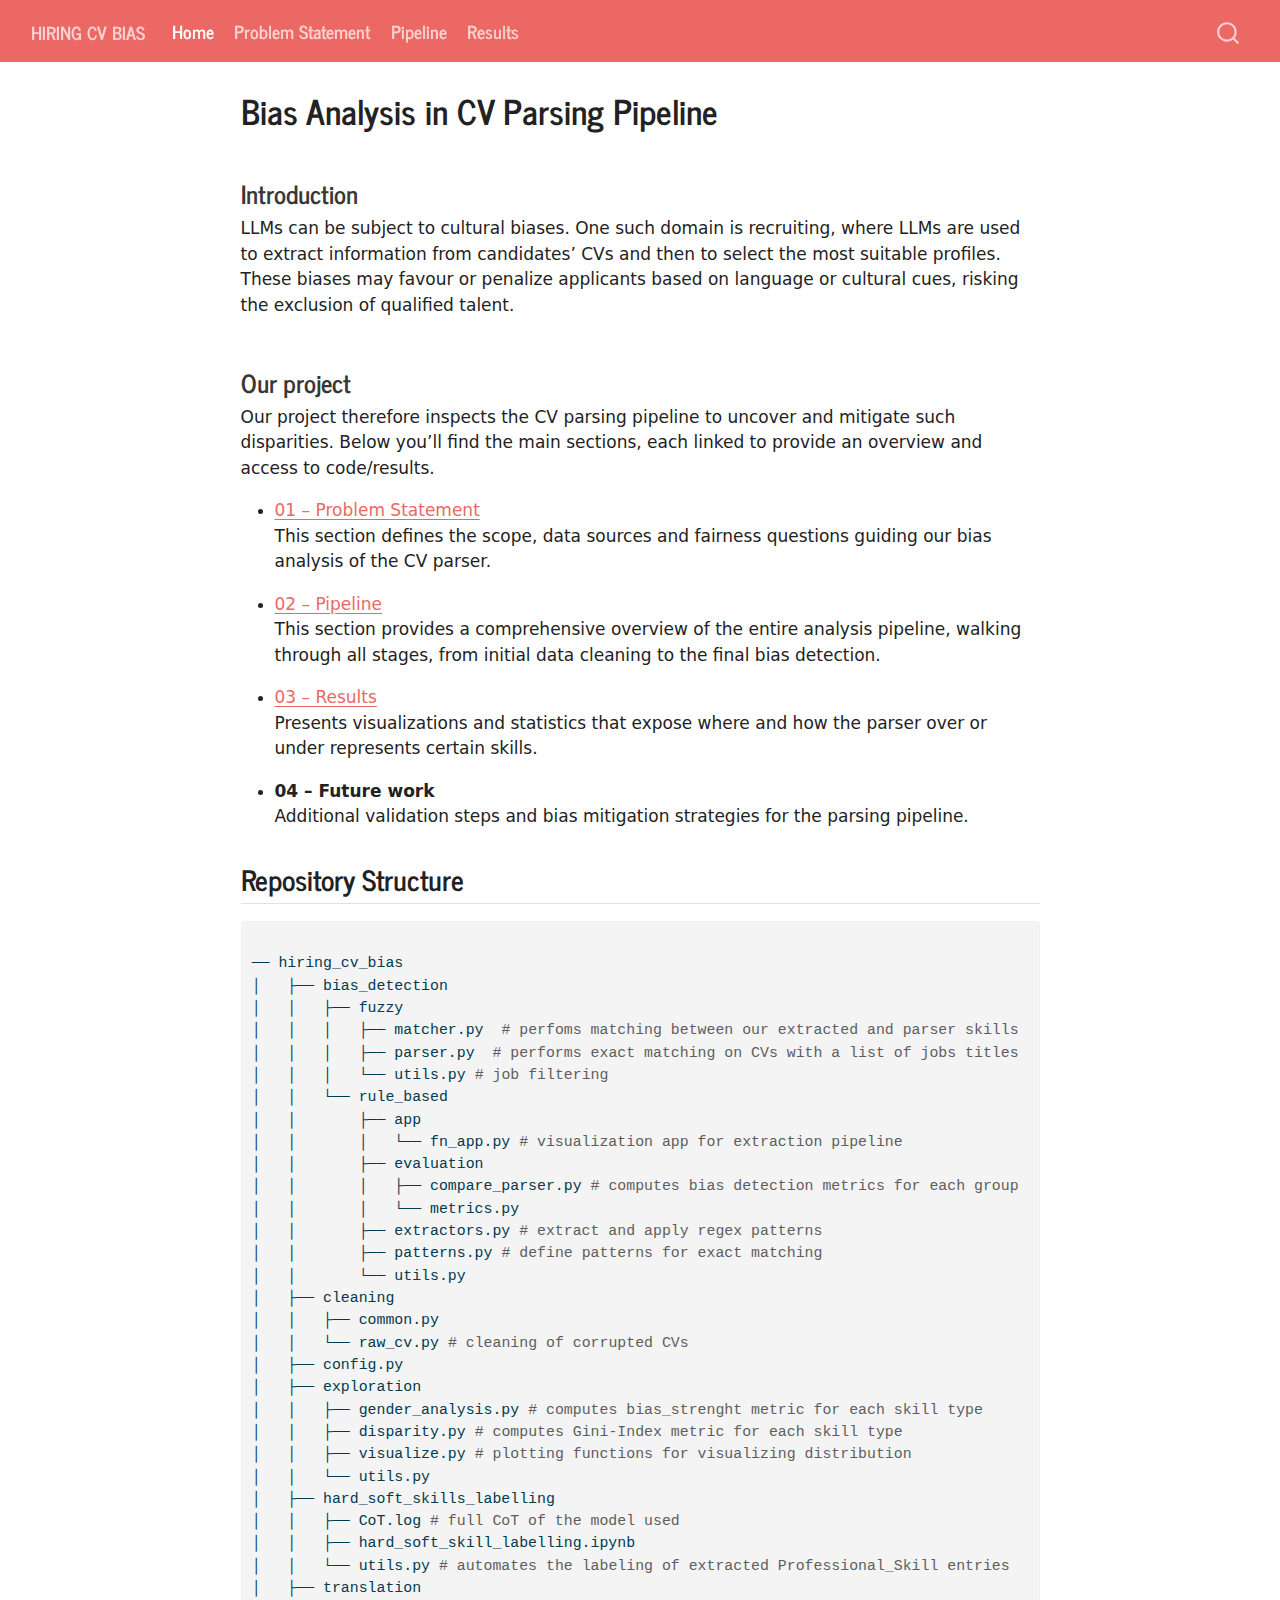
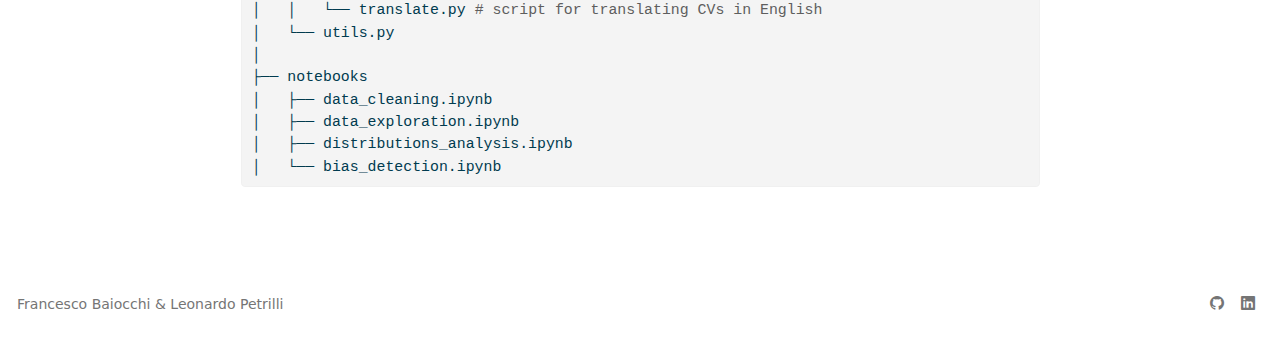
<file: docs/index.html>
<!DOCTYPE html>
<html xmlns="http://www.w3.org/1999/xhtml" lang="en" xml:lang="en"><head>

<meta charset="utf-8">
<meta name="generator" content="quarto-1.7.32">

<meta name="viewport" content="width=device-width, initial-scale=1.0, user-scalable=yes">


<title>Bias Analysis in CV Parsing Pipeline – Hiring CV Bias</title>
<style>
code{white-space: pre-wrap;}
span.smallcaps{font-variant: small-caps;}
div.columns{display: flex; gap: min(4vw, 1.5em);}
div.column{flex: auto; overflow-x: auto;}
div.hanging-indent{margin-left: 1.5em; text-indent: -1.5em;}
ul.task-list{list-style: none;}
ul.task-list li input[type="checkbox"] {
  width: 0.8em;
  margin: 0 0.8em 0.2em -1em; /* quarto-specific, see https://github.com/quarto-dev/quarto-cli/issues/4556 */ 
  vertical-align: middle;
}
/* CSS for syntax highlighting */
html { -webkit-text-size-adjust: 100%; }
pre > code.sourceCode { white-space: pre; position: relative; }
pre > code.sourceCode > span { display: inline-block; line-height: 1.25; }
pre > code.sourceCode > span:empty { height: 1.2em; }
.sourceCode { overflow: visible; }
code.sourceCode > span { color: inherit; text-decoration: inherit; }
div.sourceCode { margin: 1em 0; }
pre.sourceCode { margin: 0; }
@media screen {
div.sourceCode { overflow: auto; }
}
@media print {
pre > code.sourceCode { white-space: pre-wrap; }
pre > code.sourceCode > span { text-indent: -5em; padding-left: 5em; }
}
pre.numberSource code
  { counter-reset: source-line 0; }
pre.numberSource code > span
  { position: relative; left: -4em; counter-increment: source-line; }
pre.numberSource code > span > a:first-child::before
  { content: counter(source-line);
    position: relative; left: -1em; text-align: right; vertical-align: baseline;
    border: none; display: inline-block;
    -webkit-touch-callout: none; -webkit-user-select: none;
    -khtml-user-select: none; -moz-user-select: none;
    -ms-user-select: none; user-select: none;
    padding: 0 4px; width: 4em;
  }
pre.numberSource { margin-left: 3em;  padding-left: 4px; }
div.sourceCode
  {   }
@media screen {
pre > code.sourceCode > span > a:first-child::before { text-decoration: underline; }
}
</style>


<script src="site_libs/quarto-nav/quarto-nav.js"></script>
<script src="site_libs/quarto-nav/headroom.min.js"></script>
<script src="site_libs/clipboard/clipboard.min.js"></script>
<script src="site_libs/quarto-search/autocomplete.umd.js"></script>
<script src="site_libs/quarto-search/fuse.min.js"></script>
<script src="site_libs/quarto-search/quarto-search.js"></script>
<meta name="quarto:offset" content="./">
<script src="site_libs/quarto-html/quarto.js" type="module"></script>
<script src="site_libs/quarto-html/tabsets/tabsets.js" type="module"></script>
<script src="site_libs/quarto-html/popper.min.js"></script>
<script src="site_libs/quarto-html/tippy.umd.min.js"></script>
<script src="site_libs/quarto-html/anchor.min.js"></script>
<link href="site_libs/quarto-html/tippy.css" rel="stylesheet">
<link href="site_libs/quarto-html/quarto-syntax-highlighting-37eea08aefeeee20ff55810ff984fec1.css" rel="stylesheet" id="quarto-text-highlighting-styles">
<script src="site_libs/bootstrap/bootstrap.min.js"></script>
<link href="site_libs/bootstrap/bootstrap-icons.css" rel="stylesheet">
<link href="site_libs/bootstrap/bootstrap-8610558a007458a9b978551a034f4d85.min.css" rel="stylesheet" append-hash="true" id="quarto-bootstrap" data-mode="light">
<script id="quarto-search-options" type="application/json">{
  "location": "navbar",
  "copy-button": false,
  "collapse-after": 3,
  "panel-placement": "end",
  "type": "overlay",
  "limit": 50,
  "keyboard-shortcut": [
    "f",
    "/",
    "s"
  ],
  "show-item-context": false,
  "language": {
    "search-no-results-text": "No results",
    "search-matching-documents-text": "matching documents",
    "search-copy-link-title": "Copy link to search",
    "search-hide-matches-text": "Hide additional matches",
    "search-more-match-text": "more match in this document",
    "search-more-matches-text": "more matches in this document",
    "search-clear-button-title": "Clear",
    "search-text-placeholder": "",
    "search-detached-cancel-button-title": "Cancel",
    "search-submit-button-title": "Submit",
    "search-label": "Search"
  }
}</script>


<link rel="stylesheet" href="pages/styles.css">
</head>

<body class="nav-fixed fullcontent quarto-light">

<div id="quarto-search-results"></div>
  <header id="quarto-header" class="headroom fixed-top">
    <nav class="navbar navbar-expand-lg " data-bs-theme="dark">
      <div class="navbar-container container-fluid">
      <div class="navbar-brand-container mx-auto">
    <a class="navbar-brand" href="./index.html">
    <span class="navbar-title">Hiring CV Bias</span>
    </a>
  </div>
            <div id="quarto-search" class="" title="Search"></div>
          <button class="navbar-toggler" type="button" data-bs-toggle="collapse" data-bs-target="#navbarCollapse" aria-controls="navbarCollapse" role="menu" aria-expanded="false" aria-label="Toggle navigation" onclick="if (window.quartoToggleHeadroom) { window.quartoToggleHeadroom(); }">
  <span class="navbar-toggler-icon"></span>
</button>
          <div class="collapse navbar-collapse" id="navbarCollapse">
            <ul class="navbar-nav navbar-nav-scroll me-auto">
  <li class="nav-item">
    <a class="nav-link active" href="./index.html" aria-current="page"> 
<span class="menu-text">Home</span></a>
  </li>  
  <li class="nav-item">
    <a class="nav-link" href="./pages/01-problem.html"> 
<span class="menu-text">Problem Statement</span></a>
  </li>  
  <li class="nav-item">
    <a class="nav-link" href="./pages/02-pipeline.html"> 
<span class="menu-text">Pipeline</span></a>
  </li>  
  <li class="nav-item">
    <a class="nav-link" href="./pages/03-results.html"> 
<span class="menu-text">Results</span></a>
  </li>  
</ul>
          </div> <!-- /navcollapse -->
            <div class="quarto-navbar-tools">
</div>
      </div> <!-- /container-fluid -->
    </nav>
</header>
<!-- content -->
<div id="quarto-content" class="quarto-container page-columns page-rows-contents page-layout-article page-navbar">
<!-- sidebar -->
<!-- margin-sidebar -->
    
<!-- main -->
<main class="content" id="quarto-document-content">

<header id="title-block-header" class="quarto-title-block default">
<div class="quarto-title">
<h1 class="title">Bias Analysis in CV Parsing Pipeline</h1>
</div>



<div class="quarto-title-meta">

    
  
    
  </div>
  


</header>


<section id="introduction" class="level3">
<h3 class="anchored" data-anchor-id="introduction">Introduction</h3>
<p>LLMs can be subject to cultural biases. One such domain is recruiting, where LLMs are used to extract information from candidates’ CVs and then to select the most suitable profiles. These biases may favour or penalize applicants based on language or cultural cues, risking the exclusion of qualified talent.</p>
</section>
<section id="our-project" class="level3">
<h3 class="anchored" data-anchor-id="our-project">Our project</h3>
<p>Our project therefore inspects the CV parsing pipeline to uncover and mitigate such disparities. Below you’ll find the main sections, each linked to provide an overview and access to code/results.</p>
<ul>
<li><p><strong><a href="./pages/01-problem.html">01 – Problem Statement</a></strong><br>
This section defines the scope, data sources and fairness questions guiding our bias analysis of the CV parser.</p></li>
<li><p><strong><a href="./pages/02-pipeline.html">02 – Pipeline</a></strong><br>
This section provides a comprehensive overview of the entire analysis pipeline, walking through all stages, from initial data cleaning to the final bias detection.</p></li>
<li><p><strong><a href="./pages/03-results.html">03 – Results</a></strong><br>
Presents visualizations and statistics that expose where and how the parser over or under represents certain skills.</p></li>
<li><p><strong>04 – Future work</strong><br>
Additional validation steps and bias mitigation strategies for the parsing pipeline.</p></li>
</ul>
</section>
<section id="repository-structure" class="level2">
<h2 class="anchored" data-anchor-id="repository-structure">Repository Structure</h2>
<div class="sourceCode" id="cb1"><pre class="sourceCode python code-with-copy"><code class="sourceCode python"><span id="cb1-1"><a href="#cb1-1" aria-hidden="true" tabindex="-1"></a></span>
<span id="cb1-2"><a href="#cb1-2" aria-hidden="true" tabindex="-1"></a>── hiring_cv_bias</span>
<span id="cb1-3"><a href="#cb1-3" aria-hidden="true" tabindex="-1"></a>│   ├── bias_detection</span>
<span id="cb1-4"><a href="#cb1-4" aria-hidden="true" tabindex="-1"></a>│   │   ├── fuzzy</span>
<span id="cb1-5"><a href="#cb1-5" aria-hidden="true" tabindex="-1"></a>│   │   │   ├── matcher.py  <span class="co"># perfoms matching between our extracted and parser skills </span></span>
<span id="cb1-6"><a href="#cb1-6" aria-hidden="true" tabindex="-1"></a>│   │   │   ├── parser.py  <span class="co"># performs exact matching on CVs with a list of jobs titles </span></span>
<span id="cb1-7"><a href="#cb1-7" aria-hidden="true" tabindex="-1"></a>│   │   │   └── utils.py <span class="co"># job filtering  </span></span>
<span id="cb1-8"><a href="#cb1-8" aria-hidden="true" tabindex="-1"></a>│   │   └── rule_based</span>
<span id="cb1-9"><a href="#cb1-9" aria-hidden="true" tabindex="-1"></a>│   │       ├── app</span>
<span id="cb1-10"><a href="#cb1-10" aria-hidden="true" tabindex="-1"></a>│   │       │   └── fn_app.py <span class="co"># visualization app for extraction pipeline </span></span>
<span id="cb1-11"><a href="#cb1-11" aria-hidden="true" tabindex="-1"></a>│   │       ├── evaluation</span>
<span id="cb1-12"><a href="#cb1-12" aria-hidden="true" tabindex="-1"></a>│   │       │   ├── compare_parser.py <span class="co"># computes bias detection metrics for each group </span></span>
<span id="cb1-13"><a href="#cb1-13" aria-hidden="true" tabindex="-1"></a>│   │       │   └── metrics.py  </span>
<span id="cb1-14"><a href="#cb1-14" aria-hidden="true" tabindex="-1"></a>│   │       ├── extractors.py <span class="co"># extract and apply regex patterns </span></span>
<span id="cb1-15"><a href="#cb1-15" aria-hidden="true" tabindex="-1"></a>│   │       ├── patterns.py <span class="co"># define patterns for exact matching </span></span>
<span id="cb1-16"><a href="#cb1-16" aria-hidden="true" tabindex="-1"></a>│   │       └── utils.py</span>
<span id="cb1-17"><a href="#cb1-17" aria-hidden="true" tabindex="-1"></a>│   ├── cleaning</span>
<span id="cb1-18"><a href="#cb1-18" aria-hidden="true" tabindex="-1"></a>│   │   ├── common.py </span>
<span id="cb1-19"><a href="#cb1-19" aria-hidden="true" tabindex="-1"></a>│   │   └── raw_cv.py <span class="co"># cleaning of corrupted CVs </span></span>
<span id="cb1-20"><a href="#cb1-20" aria-hidden="true" tabindex="-1"></a>│   ├── config.py</span>
<span id="cb1-21"><a href="#cb1-21" aria-hidden="true" tabindex="-1"></a>│   ├── exploration</span>
<span id="cb1-22"><a href="#cb1-22" aria-hidden="true" tabindex="-1"></a>│   │   ├── gender_analysis.py <span class="co"># computes bias_strenght metric for each skill type   </span></span>
<span id="cb1-23"><a href="#cb1-23" aria-hidden="true" tabindex="-1"></a>│   │   ├── disparity.py <span class="co"># computes Gini-Index metric for each skill type </span></span>
<span id="cb1-24"><a href="#cb1-24" aria-hidden="true" tabindex="-1"></a>│   │   ├── visualize.py <span class="co"># plotting functions for visualizing distribution</span></span>
<span id="cb1-25"><a href="#cb1-25" aria-hidden="true" tabindex="-1"></a>│   │   └── utils.py </span>
<span id="cb1-26"><a href="#cb1-26" aria-hidden="true" tabindex="-1"></a>│   ├── hard_soft_skills_labelling</span>
<span id="cb1-27"><a href="#cb1-27" aria-hidden="true" tabindex="-1"></a>│   │   ├── CoT.log <span class="co"># full CoT of the model used </span></span>
<span id="cb1-28"><a href="#cb1-28" aria-hidden="true" tabindex="-1"></a>│   │   ├── hard_soft_skill_labelling.ipynb </span>
<span id="cb1-29"><a href="#cb1-29" aria-hidden="true" tabindex="-1"></a>│   │   └── utils.py <span class="co"># automates the labeling of extracted Professional_Skill entries </span></span>
<span id="cb1-30"><a href="#cb1-30" aria-hidden="true" tabindex="-1"></a>│   ├── translation</span>
<span id="cb1-31"><a href="#cb1-31" aria-hidden="true" tabindex="-1"></a>│   │   └── translate.py <span class="co"># script for translating CVs in English </span></span>
<span id="cb1-32"><a href="#cb1-32" aria-hidden="true" tabindex="-1"></a>│   └── utils.py</span>
<span id="cb1-33"><a href="#cb1-33" aria-hidden="true" tabindex="-1"></a>│</span>
<span id="cb1-34"><a href="#cb1-34" aria-hidden="true" tabindex="-1"></a>├── notebooks</span>
<span id="cb1-35"><a href="#cb1-35" aria-hidden="true" tabindex="-1"></a>│   ├── data_cleaning.ipynb  </span>
<span id="cb1-36"><a href="#cb1-36" aria-hidden="true" tabindex="-1"></a>│   ├── data_exploration.ipynb</span>
<span id="cb1-37"><a href="#cb1-37" aria-hidden="true" tabindex="-1"></a>│   ├── distributions_analysis.ipynb</span>
<span id="cb1-38"><a href="#cb1-38" aria-hidden="true" tabindex="-1"></a>│   └── bias_detection.ipynb</span></code><button title="Copy to Clipboard" class="code-copy-button"><i class="bi"></i></button></pre></div>


</section>

</main> <!-- /main -->
<script id="quarto-html-after-body" type="application/javascript">
  window.document.addEventListener("DOMContentLoaded", function (event) {
    const icon = "";
    const anchorJS = new window.AnchorJS();
    anchorJS.options = {
      placement: 'right',
      icon: icon
    };
    anchorJS.add('.anchored');
    const isCodeAnnotation = (el) => {
      for (const clz of el.classList) {
        if (clz.startsWith('code-annotation-')) {                     
          return true;
        }
      }
      return false;
    }
    const onCopySuccess = function(e) {
      // button target
      const button = e.trigger;
      // don't keep focus
      button.blur();
      // flash "checked"
      button.classList.add('code-copy-button-checked');
      var currentTitle = button.getAttribute("title");
      button.setAttribute("title", "Copied!");
      let tooltip;
      if (window.bootstrap) {
        button.setAttribute("data-bs-toggle", "tooltip");
        button.setAttribute("data-bs-placement", "left");
        button.setAttribute("data-bs-title", "Copied!");
        tooltip = new bootstrap.Tooltip(button, 
          { trigger: "manual", 
            customClass: "code-copy-button-tooltip",
            offset: [0, -8]});
        tooltip.show();    
      }
      setTimeout(function() {
        if (tooltip) {
          tooltip.hide();
          button.removeAttribute("data-bs-title");
          button.removeAttribute("data-bs-toggle");
          button.removeAttribute("data-bs-placement");
        }
        button.setAttribute("title", currentTitle);
        button.classList.remove('code-copy-button-checked');
      }, 1000);
      // clear code selection
      e.clearSelection();
    }
    const getTextToCopy = function(trigger) {
        const codeEl = trigger.previousElementSibling.cloneNode(true);
        for (const childEl of codeEl.children) {
          if (isCodeAnnotation(childEl)) {
            childEl.remove();
          }
        }
        return codeEl.innerText;
    }
    const clipboard = new window.ClipboardJS('.code-copy-button:not([data-in-quarto-modal])', {
      text: getTextToCopy
    });
    clipboard.on('success', onCopySuccess);
    if (window.document.getElementById('quarto-embedded-source-code-modal')) {
      const clipboardModal = new window.ClipboardJS('.code-copy-button[data-in-quarto-modal]', {
        text: getTextToCopy,
        container: window.document.getElementById('quarto-embedded-source-code-modal')
      });
      clipboardModal.on('success', onCopySuccess);
    }
      var localhostRegex = new RegExp(/^(?:http|https):\/\/localhost\:?[0-9]*\//);
      var mailtoRegex = new RegExp(/^mailto:/);
        var filterRegex = new RegExp('/' + window.location.host + '/');
      var isInternal = (href) => {
          return filterRegex.test(href) || localhostRegex.test(href) || mailtoRegex.test(href);
      }
      // Inspect non-navigation links and adorn them if external
     var links = window.document.querySelectorAll('a[href]:not(.nav-link):not(.navbar-brand):not(.toc-action):not(.sidebar-link):not(.sidebar-item-toggle):not(.pagination-link):not(.no-external):not([aria-hidden]):not(.dropdown-item):not(.quarto-navigation-tool):not(.about-link)');
      for (var i=0; i<links.length; i++) {
        const link = links[i];
        if (!isInternal(link.href)) {
          // undo the damage that might have been done by quarto-nav.js in the case of
          // links that we want to consider external
          if (link.dataset.originalHref !== undefined) {
            link.href = link.dataset.originalHref;
          }
        }
      }
    function tippyHover(el, contentFn, onTriggerFn, onUntriggerFn) {
      const config = {
        allowHTML: true,
        maxWidth: 500,
        delay: 100,
        arrow: false,
        appendTo: function(el) {
            return el.parentElement;
        },
        interactive: true,
        interactiveBorder: 10,
        theme: 'quarto',
        placement: 'bottom-start',
      };
      if (contentFn) {
        config.content = contentFn;
      }
      if (onTriggerFn) {
        config.onTrigger = onTriggerFn;
      }
      if (onUntriggerFn) {
        config.onUntrigger = onUntriggerFn;
      }
      window.tippy(el, config); 
    }
    const noterefs = window.document.querySelectorAll('a[role="doc-noteref"]');
    for (var i=0; i<noterefs.length; i++) {
      const ref = noterefs[i];
      tippyHover(ref, function() {
        // use id or data attribute instead here
        let href = ref.getAttribute('data-footnote-href') || ref.getAttribute('href');
        try { href = new URL(href).hash; } catch {}
        const id = href.replace(/^#\/?/, "");
        const note = window.document.getElementById(id);
        if (note) {
          return note.innerHTML;
        } else {
          return "";
        }
      });
    }
    const xrefs = window.document.querySelectorAll('a.quarto-xref');
    const processXRef = (id, note) => {
      // Strip column container classes
      const stripColumnClz = (el) => {
        el.classList.remove("page-full", "page-columns");
        if (el.children) {
          for (const child of el.children) {
            stripColumnClz(child);
          }
        }
      }
      stripColumnClz(note)
      if (id === null || id.startsWith('sec-')) {
        // Special case sections, only their first couple elements
        const container = document.createElement("div");
        if (note.children && note.children.length > 2) {
          container.appendChild(note.children[0].cloneNode(true));
          for (let i = 1; i < note.children.length; i++) {
            const child = note.children[i];
            if (child.tagName === "P" && child.innerText === "") {
              continue;
            } else {
              container.appendChild(child.cloneNode(true));
              break;
            }
          }
          if (window.Quarto?.typesetMath) {
            window.Quarto.typesetMath(container);
          }
          return container.innerHTML
        } else {
          if (window.Quarto?.typesetMath) {
            window.Quarto.typesetMath(note);
          }
          return note.innerHTML;
        }
      } else {
        // Remove any anchor links if they are present
        const anchorLink = note.querySelector('a.anchorjs-link');
        if (anchorLink) {
          anchorLink.remove();
        }
        if (window.Quarto?.typesetMath) {
          window.Quarto.typesetMath(note);
        }
        if (note.classList.contains("callout")) {
          return note.outerHTML;
        } else {
          return note.innerHTML;
        }
      }
    }
    for (var i=0; i<xrefs.length; i++) {
      const xref = xrefs[i];
      tippyHover(xref, undefined, function(instance) {
        instance.disable();
        let url = xref.getAttribute('href');
        let hash = undefined; 
        if (url.startsWith('#')) {
          hash = url;
        } else {
          try { hash = new URL(url).hash; } catch {}
        }
        if (hash) {
          const id = hash.replace(/^#\/?/, "");
          const note = window.document.getElementById(id);
          if (note !== null) {
            try {
              const html = processXRef(id, note.cloneNode(true));
              instance.setContent(html);
            } finally {
              instance.enable();
              instance.show();
            }
          } else {
            // See if we can fetch this
            fetch(url.split('#')[0])
            .then(res => res.text())
            .then(html => {
              const parser = new DOMParser();
              const htmlDoc = parser.parseFromString(html, "text/html");
              const note = htmlDoc.getElementById(id);
              if (note !== null) {
                const html = processXRef(id, note);
                instance.setContent(html);
              } 
            }).finally(() => {
              instance.enable();
              instance.show();
            });
          }
        } else {
          // See if we can fetch a full url (with no hash to target)
          // This is a special case and we should probably do some content thinning / targeting
          fetch(url)
          .then(res => res.text())
          .then(html => {
            const parser = new DOMParser();
            const htmlDoc = parser.parseFromString(html, "text/html");
            const note = htmlDoc.querySelector('main.content');
            if (note !== null) {
              // This should only happen for chapter cross references
              // (since there is no id in the URL)
              // remove the first header
              if (note.children.length > 0 && note.children[0].tagName === "HEADER") {
                note.children[0].remove();
              }
              const html = processXRef(null, note);
              instance.setContent(html);
            } 
          }).finally(() => {
            instance.enable();
            instance.show();
          });
        }
      }, function(instance) {
      });
    }
        let selectedAnnoteEl;
        const selectorForAnnotation = ( cell, annotation) => {
          let cellAttr = 'data-code-cell="' + cell + '"';
          let lineAttr = 'data-code-annotation="' +  annotation + '"';
          const selector = 'span[' + cellAttr + '][' + lineAttr + ']';
          return selector;
        }
        const selectCodeLines = (annoteEl) => {
          const doc = window.document;
          const targetCell = annoteEl.getAttribute("data-target-cell");
          const targetAnnotation = annoteEl.getAttribute("data-target-annotation");
          const annoteSpan = window.document.querySelector(selectorForAnnotation(targetCell, targetAnnotation));
          const lines = annoteSpan.getAttribute("data-code-lines").split(",");
          const lineIds = lines.map((line) => {
            return targetCell + "-" + line;
          })
          let top = null;
          let height = null;
          let parent = null;
          if (lineIds.length > 0) {
              //compute the position of the single el (top and bottom and make a div)
              const el = window.document.getElementById(lineIds[0]);
              top = el.offsetTop;
              height = el.offsetHeight;
              parent = el.parentElement.parentElement;
            if (lineIds.length > 1) {
              const lastEl = window.document.getElementById(lineIds[lineIds.length - 1]);
              const bottom = lastEl.offsetTop + lastEl.offsetHeight;
              height = bottom - top;
            }
            if (top !== null && height !== null && parent !== null) {
              // cook up a div (if necessary) and position it 
              let div = window.document.getElementById("code-annotation-line-highlight");
              if (div === null) {
                div = window.document.createElement("div");
                div.setAttribute("id", "code-annotation-line-highlight");
                div.style.position = 'absolute';
                parent.appendChild(div);
              }
              div.style.top = top - 2 + "px";
              div.style.height = height + 4 + "px";
              div.style.left = 0;
              let gutterDiv = window.document.getElementById("code-annotation-line-highlight-gutter");
              if (gutterDiv === null) {
                gutterDiv = window.document.createElement("div");
                gutterDiv.setAttribute("id", "code-annotation-line-highlight-gutter");
                gutterDiv.style.position = 'absolute';
                const codeCell = window.document.getElementById(targetCell);
                const gutter = codeCell.querySelector('.code-annotation-gutter');
                gutter.appendChild(gutterDiv);
              }
              gutterDiv.style.top = top - 2 + "px";
              gutterDiv.style.height = height + 4 + "px";
            }
            selectedAnnoteEl = annoteEl;
          }
        };
        const unselectCodeLines = () => {
          const elementsIds = ["code-annotation-line-highlight", "code-annotation-line-highlight-gutter"];
          elementsIds.forEach((elId) => {
            const div = window.document.getElementById(elId);
            if (div) {
              div.remove();
            }
          });
          selectedAnnoteEl = undefined;
        };
          // Handle positioning of the toggle
      window.addEventListener(
        "resize",
        throttle(() => {
          elRect = undefined;
          if (selectedAnnoteEl) {
            selectCodeLines(selectedAnnoteEl);
          }
        }, 10)
      );
      function throttle(fn, ms) {
      let throttle = false;
      let timer;
        return (...args) => {
          if(!throttle) { // first call gets through
              fn.apply(this, args);
              throttle = true;
          } else { // all the others get throttled
              if(timer) clearTimeout(timer); // cancel #2
              timer = setTimeout(() => {
                fn.apply(this, args);
                timer = throttle = false;
              }, ms);
          }
        };
      }
        // Attach click handler to the DT
        const annoteDls = window.document.querySelectorAll('dt[data-target-cell]');
        for (const annoteDlNode of annoteDls) {
          annoteDlNode.addEventListener('click', (event) => {
            const clickedEl = event.target;
            if (clickedEl !== selectedAnnoteEl) {
              unselectCodeLines();
              const activeEl = window.document.querySelector('dt[data-target-cell].code-annotation-active');
              if (activeEl) {
                activeEl.classList.remove('code-annotation-active');
              }
              selectCodeLines(clickedEl);
              clickedEl.classList.add('code-annotation-active');
            } else {
              // Unselect the line
              unselectCodeLines();
              clickedEl.classList.remove('code-annotation-active');
            }
          });
        }
    const findCites = (el) => {
      const parentEl = el.parentElement;
      if (parentEl) {
        const cites = parentEl.dataset.cites;
        if (cites) {
          return {
            el,
            cites: cites.split(' ')
          };
        } else {
          return findCites(el.parentElement)
        }
      } else {
        return undefined;
      }
    };
    var bibliorefs = window.document.querySelectorAll('a[role="doc-biblioref"]');
    for (var i=0; i<bibliorefs.length; i++) {
      const ref = bibliorefs[i];
      const citeInfo = findCites(ref);
      if (citeInfo) {
        tippyHover(citeInfo.el, function() {
          var popup = window.document.createElement('div');
          citeInfo.cites.forEach(function(cite) {
            var citeDiv = window.document.createElement('div');
            citeDiv.classList.add('hanging-indent');
            citeDiv.classList.add('csl-entry');
            var biblioDiv = window.document.getElementById('ref-' + cite);
            if (biblioDiv) {
              citeDiv.innerHTML = biblioDiv.innerHTML;
            }
            popup.appendChild(citeDiv);
          });
          return popup.innerHTML;
        });
      }
    }
  });
  </script>
</div> <!-- /content -->
<footer class="footer">
  <div class="nav-footer">
    <div class="nav-footer-left">
<p>Francesco Baiocchi &amp; Leonardo Petrilli</p>
</div>   
    <div class="nav-footer-center">
      &nbsp;
    </div>
    <div class="nav-footer-right">
      <ul class="footer-items list-unstyled">
    <li class="nav-item compact">
    <a class="nav-link" href="https://github.com/francescobaio/hiring_cv_bias">
      <i class="bi bi-github" role="img">
</i> 
    </a>
  </li>  
    <li class="nav-item compact">
    <a class="nav-link" href="https://www.linkedin.com/in/francesco-baiocchi-1aa2a2276/">
      <i class="bi bi-linkedin" role="img">
</i> 
    </a>
  </li>  
</ul>
    </div>
  </div>
</footer>




</body></html>
</file>
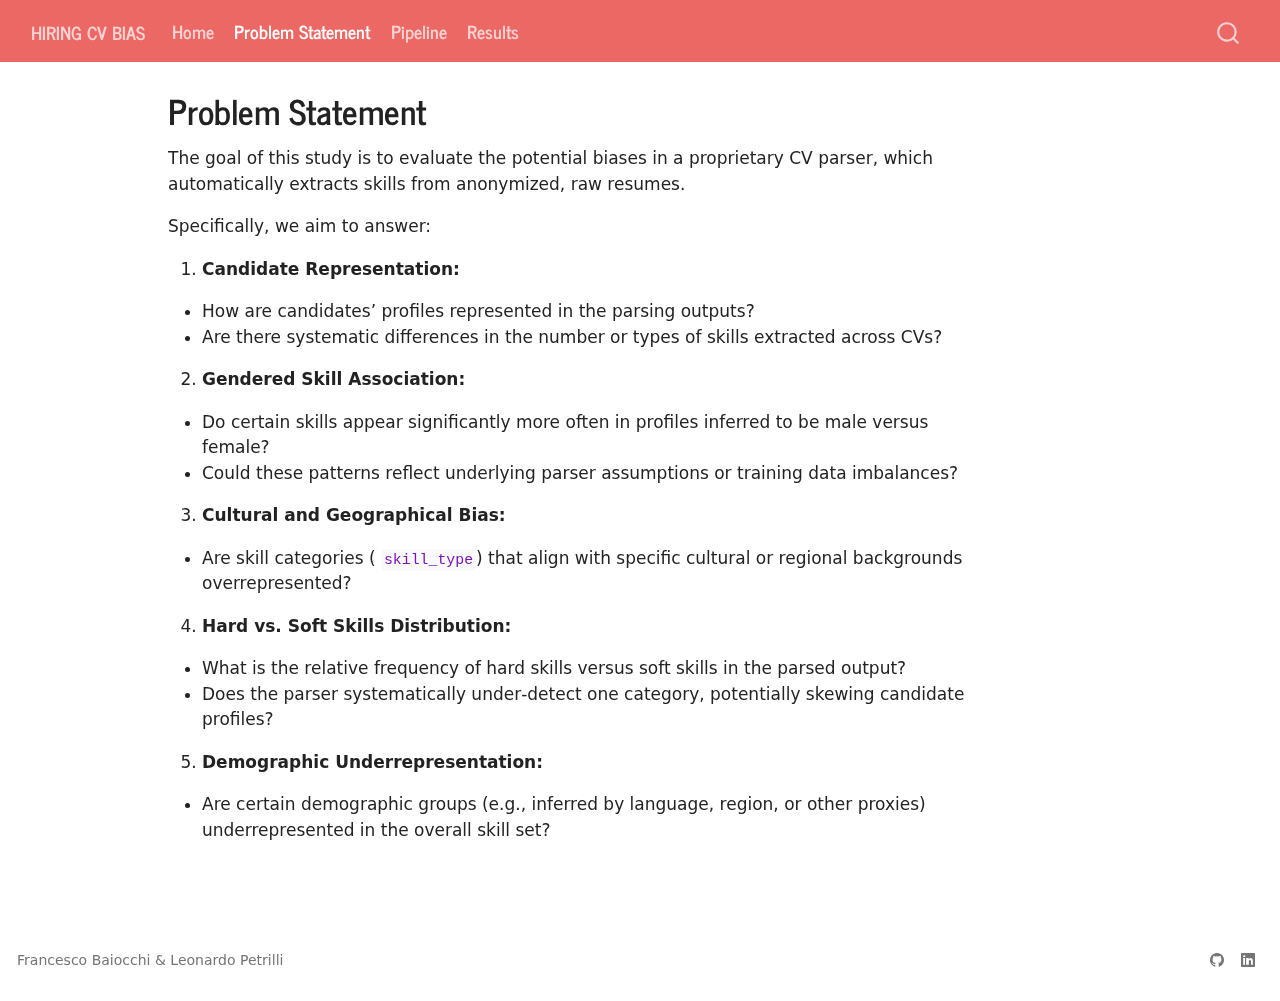
<file: docs/pages/01-problem.html>
<!DOCTYPE html>
<html xmlns="http://www.w3.org/1999/xhtml" lang="en" xml:lang="en"><head>

<meta charset="utf-8">
<meta name="generator" content="quarto-1.7.32">

<meta name="viewport" content="width=device-width, initial-scale=1.0, user-scalable=yes">


<title>Problem Statement – Hiring CV Bias</title>
<style>
code{white-space: pre-wrap;}
span.smallcaps{font-variant: small-caps;}
div.columns{display: flex; gap: min(4vw, 1.5em);}
div.column{flex: auto; overflow-x: auto;}
div.hanging-indent{margin-left: 1.5em; text-indent: -1.5em;}
ul.task-list{list-style: none;}
ul.task-list li input[type="checkbox"] {
  width: 0.8em;
  margin: 0 0.8em 0.2em -1em; /* quarto-specific, see https://github.com/quarto-dev/quarto-cli/issues/4556 */ 
  vertical-align: middle;
}
</style>


<script src="../site_libs/quarto-nav/quarto-nav.js"></script>
<script src="../site_libs/quarto-nav/headroom.min.js"></script>
<script src="../site_libs/clipboard/clipboard.min.js"></script>
<script src="../site_libs/quarto-search/autocomplete.umd.js"></script>
<script src="../site_libs/quarto-search/fuse.min.js"></script>
<script src="../site_libs/quarto-search/quarto-search.js"></script>
<meta name="quarto:offset" content="../">
<script src="../site_libs/quarto-html/quarto.js" type="module"></script>
<script src="../site_libs/quarto-html/tabsets/tabsets.js" type="module"></script>
<script src="../site_libs/quarto-html/popper.min.js"></script>
<script src="../site_libs/quarto-html/tippy.umd.min.js"></script>
<script src="../site_libs/quarto-html/anchor.min.js"></script>
<link href="../site_libs/quarto-html/tippy.css" rel="stylesheet">
<link href="../site_libs/quarto-html/quarto-syntax-highlighting-37eea08aefeeee20ff55810ff984fec1.css" rel="stylesheet" id="quarto-text-highlighting-styles">
<script src="../site_libs/bootstrap/bootstrap.min.js"></script>
<link href="../site_libs/bootstrap/bootstrap-icons.css" rel="stylesheet">
<link href="../site_libs/bootstrap/bootstrap-8610558a007458a9b978551a034f4d85.min.css" rel="stylesheet" append-hash="true" id="quarto-bootstrap" data-mode="light">
<script id="quarto-search-options" type="application/json">{
  "location": "navbar",
  "copy-button": false,
  "collapse-after": 3,
  "panel-placement": "end",
  "type": "overlay",
  "limit": 50,
  "keyboard-shortcut": [
    "f",
    "/",
    "s"
  ],
  "show-item-context": false,
  "language": {
    "search-no-results-text": "No results",
    "search-matching-documents-text": "matching documents",
    "search-copy-link-title": "Copy link to search",
    "search-hide-matches-text": "Hide additional matches",
    "search-more-match-text": "more match in this document",
    "search-more-matches-text": "more matches in this document",
    "search-clear-button-title": "Clear",
    "search-text-placeholder": "",
    "search-detached-cancel-button-title": "Cancel",
    "search-submit-button-title": "Submit",
    "search-label": "Search"
  }
}</script>


<link rel="stylesheet" href="../pages/styles.css">
</head>

<body class="nav-fixed quarto-light">

<div id="quarto-search-results"></div>
  <header id="quarto-header" class="headroom fixed-top">
    <nav class="navbar navbar-expand-lg " data-bs-theme="dark">
      <div class="navbar-container container-fluid">
      <div class="navbar-brand-container mx-auto">
    <a class="navbar-brand" href="../index.html">
    <span class="navbar-title">Hiring CV Bias</span>
    </a>
  </div>
            <div id="quarto-search" class="" title="Search"></div>
          <button class="navbar-toggler" type="button" data-bs-toggle="collapse" data-bs-target="#navbarCollapse" aria-controls="navbarCollapse" role="menu" aria-expanded="false" aria-label="Toggle navigation" onclick="if (window.quartoToggleHeadroom) { window.quartoToggleHeadroom(); }">
  <span class="navbar-toggler-icon"></span>
</button>
          <div class="collapse navbar-collapse" id="navbarCollapse">
            <ul class="navbar-nav navbar-nav-scroll me-auto">
  <li class="nav-item">
    <a class="nav-link" href="../index.html"> 
<span class="menu-text">Home</span></a>
  </li>  
  <li class="nav-item">
    <a class="nav-link active" href="../pages/01-problem.html" aria-current="page"> 
<span class="menu-text">Problem Statement</span></a>
  </li>  
  <li class="nav-item">
    <a class="nav-link" href="../pages/02-pipeline.html"> 
<span class="menu-text">Pipeline</span></a>
  </li>  
  <li class="nav-item">
    <a class="nav-link" href="../pages/03-results.html"> 
<span class="menu-text">Results</span></a>
  </li>  
</ul>
          </div> <!-- /navcollapse -->
            <div class="quarto-navbar-tools">
</div>
      </div> <!-- /container-fluid -->
    </nav>
</header>
<!-- content -->
<div id="quarto-content" class="quarto-container page-columns page-rows-contents page-layout-article page-navbar">
<!-- sidebar -->
<!-- margin-sidebar -->
    <div id="quarto-margin-sidebar" class="sidebar margin-sidebar zindex-bottom">
        
    </div>
<!-- main -->
<main class="content" id="quarto-document-content">

<header id="title-block-header" class="quarto-title-block default">
<div class="quarto-title">
<h1 class="title">Problem Statement</h1>
</div>



<div class="quarto-title-meta">

    
  
    
  </div>
  


</header>


<p>The goal of this study is to evaluate the potential biases in a proprietary CV parser, which automatically extracts skills from anonymized, raw resumes.</p>
<p>Specifically, we aim to answer:</p>
<ol type="1">
<li><strong>Candidate Representation:</strong></li>
</ol>
<ul>
<li>How are candidates’ profiles represented in the parsing outputs?</li>
<li>Are there systematic differences in the number or types of skills extracted across CVs?</li>
</ul>
<ol start="2" type="1">
<li><strong>Gendered Skill Association:</strong></li>
</ol>
<ul>
<li>Do certain skills appear significantly more often in profiles inferred to be male versus female?</li>
<li>Could these patterns reflect underlying parser assumptions or training data imbalances?</li>
</ul>
<ol start="3" type="1">
<li><strong>Cultural and Geographical Bias:</strong></li>
</ol>
<ul>
<li>Are skill categories ( <code>skill_type</code>) that align with specific cultural or regional backgrounds overrepresented?</li>
</ul>
<ol start="4" type="1">
<li><strong>Hard vs.&nbsp;Soft Skills Distribution:</strong></li>
</ol>
<ul>
<li>What is the relative frequency of hard skills versus soft skills in the parsed output?</li>
<li>Does the parser systematically under‐detect one category, potentially skewing candidate profiles?</li>
</ul>
<ol start="5" type="1">
<li><strong>Demographic Underrepresentation:</strong></li>
</ol>
<ul>
<li>Are certain demographic groups (e.g., inferred by language, region, or other proxies) underrepresented in the overall skill set?</li>
</ul>



</main> <!-- /main -->
<script id="quarto-html-after-body" type="application/javascript">
  window.document.addEventListener("DOMContentLoaded", function (event) {
    const icon = "";
    const anchorJS = new window.AnchorJS();
    anchorJS.options = {
      placement: 'right',
      icon: icon
    };
    anchorJS.add('.anchored');
    const isCodeAnnotation = (el) => {
      for (const clz of el.classList) {
        if (clz.startsWith('code-annotation-')) {                     
          return true;
        }
      }
      return false;
    }
    const onCopySuccess = function(e) {
      // button target
      const button = e.trigger;
      // don't keep focus
      button.blur();
      // flash "checked"
      button.classList.add('code-copy-button-checked');
      var currentTitle = button.getAttribute("title");
      button.setAttribute("title", "Copied!");
      let tooltip;
      if (window.bootstrap) {
        button.setAttribute("data-bs-toggle", "tooltip");
        button.setAttribute("data-bs-placement", "left");
        button.setAttribute("data-bs-title", "Copied!");
        tooltip = new bootstrap.Tooltip(button, 
          { trigger: "manual", 
            customClass: "code-copy-button-tooltip",
            offset: [0, -8]});
        tooltip.show();    
      }
      setTimeout(function() {
        if (tooltip) {
          tooltip.hide();
          button.removeAttribute("data-bs-title");
          button.removeAttribute("data-bs-toggle");
          button.removeAttribute("data-bs-placement");
        }
        button.setAttribute("title", currentTitle);
        button.classList.remove('code-copy-button-checked');
      }, 1000);
      // clear code selection
      e.clearSelection();
    }
    const getTextToCopy = function(trigger) {
        const codeEl = trigger.previousElementSibling.cloneNode(true);
        for (const childEl of codeEl.children) {
          if (isCodeAnnotation(childEl)) {
            childEl.remove();
          }
        }
        return codeEl.innerText;
    }
    const clipboard = new window.ClipboardJS('.code-copy-button:not([data-in-quarto-modal])', {
      text: getTextToCopy
    });
    clipboard.on('success', onCopySuccess);
    if (window.document.getElementById('quarto-embedded-source-code-modal')) {
      const clipboardModal = new window.ClipboardJS('.code-copy-button[data-in-quarto-modal]', {
        text: getTextToCopy,
        container: window.document.getElementById('quarto-embedded-source-code-modal')
      });
      clipboardModal.on('success', onCopySuccess);
    }
      var localhostRegex = new RegExp(/^(?:http|https):\/\/localhost\:?[0-9]*\//);
      var mailtoRegex = new RegExp(/^mailto:/);
        var filterRegex = new RegExp('/' + window.location.host + '/');
      var isInternal = (href) => {
          return filterRegex.test(href) || localhostRegex.test(href) || mailtoRegex.test(href);
      }
      // Inspect non-navigation links and adorn them if external
     var links = window.document.querySelectorAll('a[href]:not(.nav-link):not(.navbar-brand):not(.toc-action):not(.sidebar-link):not(.sidebar-item-toggle):not(.pagination-link):not(.no-external):not([aria-hidden]):not(.dropdown-item):not(.quarto-navigation-tool):not(.about-link)');
      for (var i=0; i<links.length; i++) {
        const link = links[i];
        if (!isInternal(link.href)) {
          // undo the damage that might have been done by quarto-nav.js in the case of
          // links that we want to consider external
          if (link.dataset.originalHref !== undefined) {
            link.href = link.dataset.originalHref;
          }
        }
      }
    function tippyHover(el, contentFn, onTriggerFn, onUntriggerFn) {
      const config = {
        allowHTML: true,
        maxWidth: 500,
        delay: 100,
        arrow: false,
        appendTo: function(el) {
            return el.parentElement;
        },
        interactive: true,
        interactiveBorder: 10,
        theme: 'quarto',
        placement: 'bottom-start',
      };
      if (contentFn) {
        config.content = contentFn;
      }
      if (onTriggerFn) {
        config.onTrigger = onTriggerFn;
      }
      if (onUntriggerFn) {
        config.onUntrigger = onUntriggerFn;
      }
      window.tippy(el, config); 
    }
    const noterefs = window.document.querySelectorAll('a[role="doc-noteref"]');
    for (var i=0; i<noterefs.length; i++) {
      const ref = noterefs[i];
      tippyHover(ref, function() {
        // use id or data attribute instead here
        let href = ref.getAttribute('data-footnote-href') || ref.getAttribute('href');
        try { href = new URL(href).hash; } catch {}
        const id = href.replace(/^#\/?/, "");
        const note = window.document.getElementById(id);
        if (note) {
          return note.innerHTML;
        } else {
          return "";
        }
      });
    }
    const xrefs = window.document.querySelectorAll('a.quarto-xref');
    const processXRef = (id, note) => {
      // Strip column container classes
      const stripColumnClz = (el) => {
        el.classList.remove("page-full", "page-columns");
        if (el.children) {
          for (const child of el.children) {
            stripColumnClz(child);
          }
        }
      }
      stripColumnClz(note)
      if (id === null || id.startsWith('sec-')) {
        // Special case sections, only their first couple elements
        const container = document.createElement("div");
        if (note.children && note.children.length > 2) {
          container.appendChild(note.children[0].cloneNode(true));
          for (let i = 1; i < note.children.length; i++) {
            const child = note.children[i];
            if (child.tagName === "P" && child.innerText === "") {
              continue;
            } else {
              container.appendChild(child.cloneNode(true));
              break;
            }
          }
          if (window.Quarto?.typesetMath) {
            window.Quarto.typesetMath(container);
          }
          return container.innerHTML
        } else {
          if (window.Quarto?.typesetMath) {
            window.Quarto.typesetMath(note);
          }
          return note.innerHTML;
        }
      } else {
        // Remove any anchor links if they are present
        const anchorLink = note.querySelector('a.anchorjs-link');
        if (anchorLink) {
          anchorLink.remove();
        }
        if (window.Quarto?.typesetMath) {
          window.Quarto.typesetMath(note);
        }
        if (note.classList.contains("callout")) {
          return note.outerHTML;
        } else {
          return note.innerHTML;
        }
      }
    }
    for (var i=0; i<xrefs.length; i++) {
      const xref = xrefs[i];
      tippyHover(xref, undefined, function(instance) {
        instance.disable();
        let url = xref.getAttribute('href');
        let hash = undefined; 
        if (url.startsWith('#')) {
          hash = url;
        } else {
          try { hash = new URL(url).hash; } catch {}
        }
        if (hash) {
          const id = hash.replace(/^#\/?/, "");
          const note = window.document.getElementById(id);
          if (note !== null) {
            try {
              const html = processXRef(id, note.cloneNode(true));
              instance.setContent(html);
            } finally {
              instance.enable();
              instance.show();
            }
          } else {
            // See if we can fetch this
            fetch(url.split('#')[0])
            .then(res => res.text())
            .then(html => {
              const parser = new DOMParser();
              const htmlDoc = parser.parseFromString(html, "text/html");
              const note = htmlDoc.getElementById(id);
              if (note !== null) {
                const html = processXRef(id, note);
                instance.setContent(html);
              } 
            }).finally(() => {
              instance.enable();
              instance.show();
            });
          }
        } else {
          // See if we can fetch a full url (with no hash to target)
          // This is a special case and we should probably do some content thinning / targeting
          fetch(url)
          .then(res => res.text())
          .then(html => {
            const parser = new DOMParser();
            const htmlDoc = parser.parseFromString(html, "text/html");
            const note = htmlDoc.querySelector('main.content');
            if (note !== null) {
              // This should only happen for chapter cross references
              // (since there is no id in the URL)
              // remove the first header
              if (note.children.length > 0 && note.children[0].tagName === "HEADER") {
                note.children[0].remove();
              }
              const html = processXRef(null, note);
              instance.setContent(html);
            } 
          }).finally(() => {
            instance.enable();
            instance.show();
          });
        }
      }, function(instance) {
      });
    }
        let selectedAnnoteEl;
        const selectorForAnnotation = ( cell, annotation) => {
          let cellAttr = 'data-code-cell="' + cell + '"';
          let lineAttr = 'data-code-annotation="' +  annotation + '"';
          const selector = 'span[' + cellAttr + '][' + lineAttr + ']';
          return selector;
        }
        const selectCodeLines = (annoteEl) => {
          const doc = window.document;
          const targetCell = annoteEl.getAttribute("data-target-cell");
          const targetAnnotation = annoteEl.getAttribute("data-target-annotation");
          const annoteSpan = window.document.querySelector(selectorForAnnotation(targetCell, targetAnnotation));
          const lines = annoteSpan.getAttribute("data-code-lines").split(",");
          const lineIds = lines.map((line) => {
            return targetCell + "-" + line;
          })
          let top = null;
          let height = null;
          let parent = null;
          if (lineIds.length > 0) {
              //compute the position of the single el (top and bottom and make a div)
              const el = window.document.getElementById(lineIds[0]);
              top = el.offsetTop;
              height = el.offsetHeight;
              parent = el.parentElement.parentElement;
            if (lineIds.length > 1) {
              const lastEl = window.document.getElementById(lineIds[lineIds.length - 1]);
              const bottom = lastEl.offsetTop + lastEl.offsetHeight;
              height = bottom - top;
            }
            if (top !== null && height !== null && parent !== null) {
              // cook up a div (if necessary) and position it 
              let div = window.document.getElementById("code-annotation-line-highlight");
              if (div === null) {
                div = window.document.createElement("div");
                div.setAttribute("id", "code-annotation-line-highlight");
                div.style.position = 'absolute';
                parent.appendChild(div);
              }
              div.style.top = top - 2 + "px";
              div.style.height = height + 4 + "px";
              div.style.left = 0;
              let gutterDiv = window.document.getElementById("code-annotation-line-highlight-gutter");
              if (gutterDiv === null) {
                gutterDiv = window.document.createElement("div");
                gutterDiv.setAttribute("id", "code-annotation-line-highlight-gutter");
                gutterDiv.style.position = 'absolute';
                const codeCell = window.document.getElementById(targetCell);
                const gutter = codeCell.querySelector('.code-annotation-gutter');
                gutter.appendChild(gutterDiv);
              }
              gutterDiv.style.top = top - 2 + "px";
              gutterDiv.style.height = height + 4 + "px";
            }
            selectedAnnoteEl = annoteEl;
          }
        };
        const unselectCodeLines = () => {
          const elementsIds = ["code-annotation-line-highlight", "code-annotation-line-highlight-gutter"];
          elementsIds.forEach((elId) => {
            const div = window.document.getElementById(elId);
            if (div) {
              div.remove();
            }
          });
          selectedAnnoteEl = undefined;
        };
          // Handle positioning of the toggle
      window.addEventListener(
        "resize",
        throttle(() => {
          elRect = undefined;
          if (selectedAnnoteEl) {
            selectCodeLines(selectedAnnoteEl);
          }
        }, 10)
      );
      function throttle(fn, ms) {
      let throttle = false;
      let timer;
        return (...args) => {
          if(!throttle) { // first call gets through
              fn.apply(this, args);
              throttle = true;
          } else { // all the others get throttled
              if(timer) clearTimeout(timer); // cancel #2
              timer = setTimeout(() => {
                fn.apply(this, args);
                timer = throttle = false;
              }, ms);
          }
        };
      }
        // Attach click handler to the DT
        const annoteDls = window.document.querySelectorAll('dt[data-target-cell]');
        for (const annoteDlNode of annoteDls) {
          annoteDlNode.addEventListener('click', (event) => {
            const clickedEl = event.target;
            if (clickedEl !== selectedAnnoteEl) {
              unselectCodeLines();
              const activeEl = window.document.querySelector('dt[data-target-cell].code-annotation-active');
              if (activeEl) {
                activeEl.classList.remove('code-annotation-active');
              }
              selectCodeLines(clickedEl);
              clickedEl.classList.add('code-annotation-active');
            } else {
              // Unselect the line
              unselectCodeLines();
              clickedEl.classList.remove('code-annotation-active');
            }
          });
        }
    const findCites = (el) => {
      const parentEl = el.parentElement;
      if (parentEl) {
        const cites = parentEl.dataset.cites;
        if (cites) {
          return {
            el,
            cites: cites.split(' ')
          };
        } else {
          return findCites(el.parentElement)
        }
      } else {
        return undefined;
      }
    };
    var bibliorefs = window.document.querySelectorAll('a[role="doc-biblioref"]');
    for (var i=0; i<bibliorefs.length; i++) {
      const ref = bibliorefs[i];
      const citeInfo = findCites(ref);
      if (citeInfo) {
        tippyHover(citeInfo.el, function() {
          var popup = window.document.createElement('div');
          citeInfo.cites.forEach(function(cite) {
            var citeDiv = window.document.createElement('div');
            citeDiv.classList.add('hanging-indent');
            citeDiv.classList.add('csl-entry');
            var biblioDiv = window.document.getElementById('ref-' + cite);
            if (biblioDiv) {
              citeDiv.innerHTML = biblioDiv.innerHTML;
            }
            popup.appendChild(citeDiv);
          });
          return popup.innerHTML;
        });
      }
    }
  });
  </script>
</div> <!-- /content -->
<footer class="footer">
  <div class="nav-footer">
    <div class="nav-footer-left">
<p>Francesco Baiocchi &amp; Leonardo Petrilli</p>
</div>   
    <div class="nav-footer-center">
      &nbsp;
    </div>
    <div class="nav-footer-right">
      <ul class="footer-items list-unstyled">
    <li class="nav-item compact">
    <a class="nav-link" href="https://github.com/francescobaio/hiring_cv_bias">
      <i class="bi bi-github" role="img">
</i> 
    </a>
  </li>  
    <li class="nav-item compact">
    <a class="nav-link" href="https://www.linkedin.com/in/francesco-baiocchi-1aa2a2276/">
      <i class="bi bi-linkedin" role="img">
</i> 
    </a>
  </li>  
</ul>
    </div>
  </div>
</footer>




</body></html>
</file>
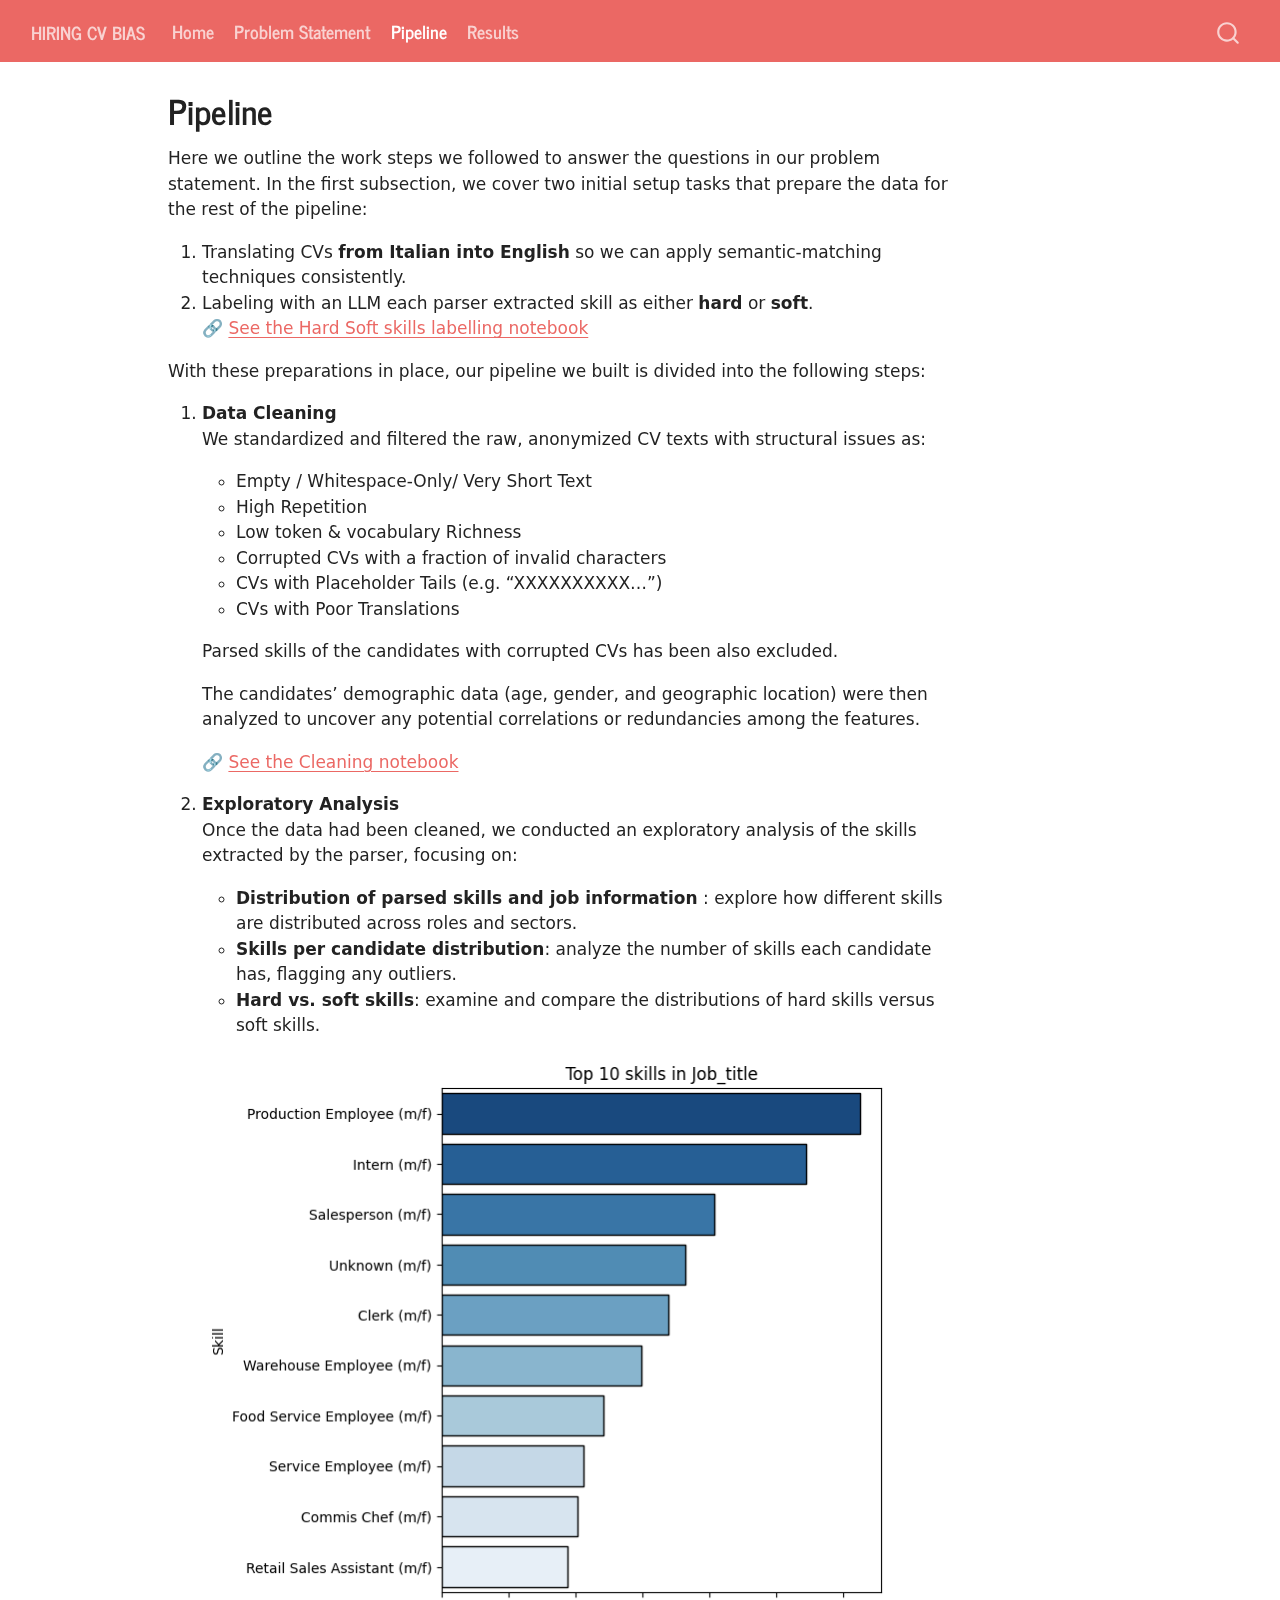
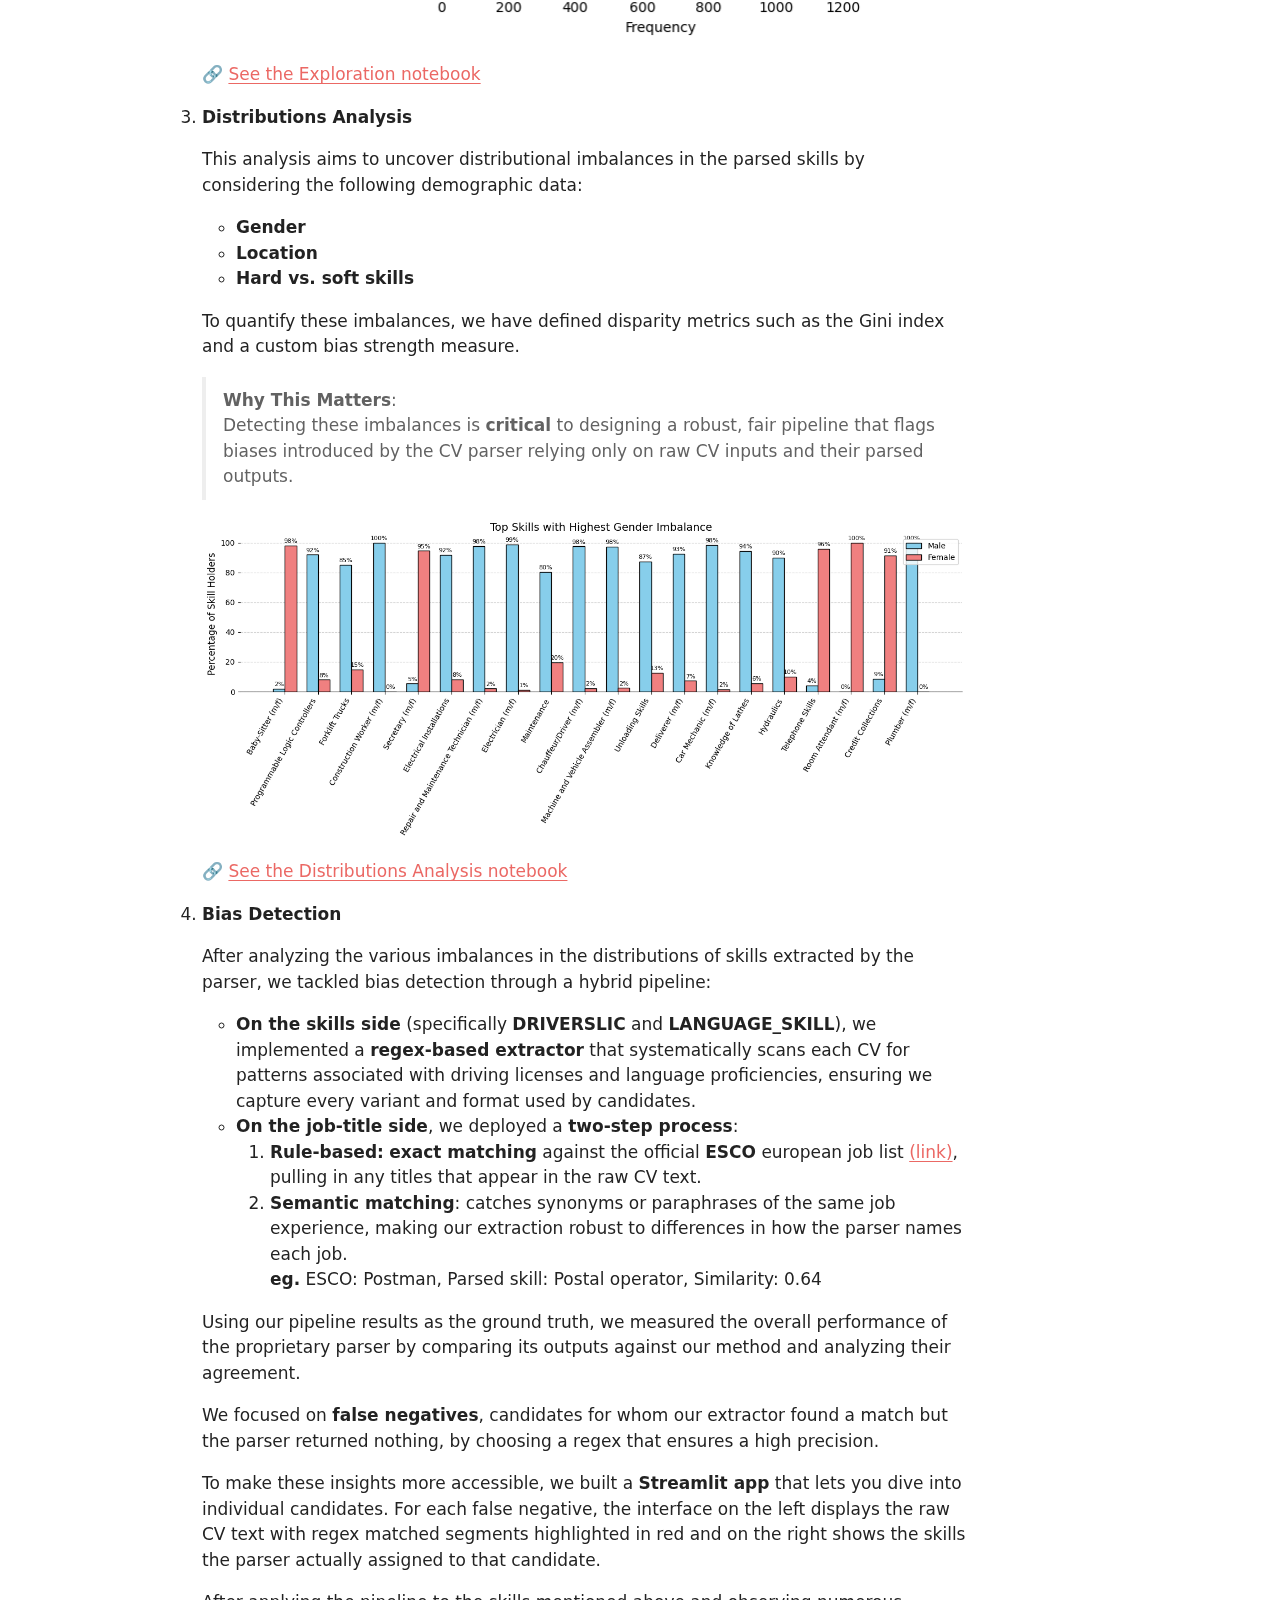
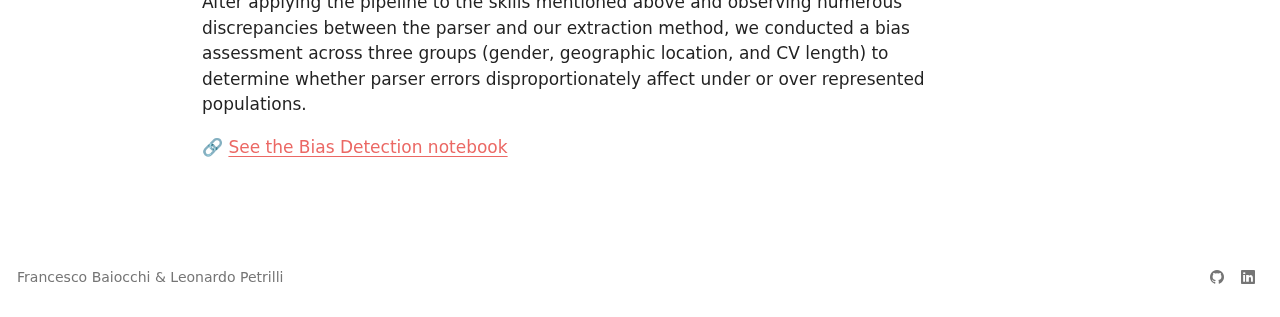
<file: docs/pages/02-pipeline.html>
<!DOCTYPE html>
<html xmlns="http://www.w3.org/1999/xhtml" lang="en" xml:lang="en"><head>

<meta charset="utf-8">
<meta name="generator" content="quarto-1.7.32">

<meta name="viewport" content="width=device-width, initial-scale=1.0, user-scalable=yes">


<title>Pipeline – Hiring CV Bias</title>
<style>
code{white-space: pre-wrap;}
span.smallcaps{font-variant: small-caps;}
div.columns{display: flex; gap: min(4vw, 1.5em);}
div.column{flex: auto; overflow-x: auto;}
div.hanging-indent{margin-left: 1.5em; text-indent: -1.5em;}
ul.task-list{list-style: none;}
ul.task-list li input[type="checkbox"] {
  width: 0.8em;
  margin: 0 0.8em 0.2em -1em; /* quarto-specific, see https://github.com/quarto-dev/quarto-cli/issues/4556 */ 
  vertical-align: middle;
}
</style>


<script src="../site_libs/quarto-nav/quarto-nav.js"></script>
<script src="../site_libs/quarto-nav/headroom.min.js"></script>
<script src="../site_libs/clipboard/clipboard.min.js"></script>
<script src="../site_libs/quarto-search/autocomplete.umd.js"></script>
<script src="../site_libs/quarto-search/fuse.min.js"></script>
<script src="../site_libs/quarto-search/quarto-search.js"></script>
<meta name="quarto:offset" content="../">
<script src="../site_libs/quarto-html/quarto.js" type="module"></script>
<script src="../site_libs/quarto-html/tabsets/tabsets.js" type="module"></script>
<script src="../site_libs/quarto-html/popper.min.js"></script>
<script src="../site_libs/quarto-html/tippy.umd.min.js"></script>
<script src="../site_libs/quarto-html/anchor.min.js"></script>
<link href="../site_libs/quarto-html/tippy.css" rel="stylesheet">
<link href="../site_libs/quarto-html/quarto-syntax-highlighting-37eea08aefeeee20ff55810ff984fec1.css" rel="stylesheet" id="quarto-text-highlighting-styles">
<script src="../site_libs/bootstrap/bootstrap.min.js"></script>
<link href="../site_libs/bootstrap/bootstrap-icons.css" rel="stylesheet">
<link href="../site_libs/bootstrap/bootstrap-8610558a007458a9b978551a034f4d85.min.css" rel="stylesheet" append-hash="true" id="quarto-bootstrap" data-mode="light">
<script src="../site_libs/quarto-contrib/glightbox/glightbox.min.js"></script>
<link href="../site_libs/quarto-contrib/glightbox/glightbox.min.css" rel="stylesheet">
<link href="../site_libs/quarto-contrib/glightbox/lightbox.css" rel="stylesheet">
<script id="quarto-search-options" type="application/json">{
  "location": "navbar",
  "copy-button": false,
  "collapse-after": 3,
  "panel-placement": "end",
  "type": "overlay",
  "limit": 50,
  "keyboard-shortcut": [
    "f",
    "/",
    "s"
  ],
  "show-item-context": false,
  "language": {
    "search-no-results-text": "No results",
    "search-matching-documents-text": "matching documents",
    "search-copy-link-title": "Copy link to search",
    "search-hide-matches-text": "Hide additional matches",
    "search-more-match-text": "more match in this document",
    "search-more-matches-text": "more matches in this document",
    "search-clear-button-title": "Clear",
    "search-text-placeholder": "",
    "search-detached-cancel-button-title": "Cancel",
    "search-submit-button-title": "Submit",
    "search-label": "Search"
  }
}</script>


<link rel="stylesheet" href="../pages/styles.css">
</head>

<body class="nav-fixed quarto-light">

<div id="quarto-search-results"></div>
  <header id="quarto-header" class="headroom fixed-top">
    <nav class="navbar navbar-expand-lg " data-bs-theme="dark">
      <div class="navbar-container container-fluid">
      <div class="navbar-brand-container mx-auto">
    <a class="navbar-brand" href="../index.html">
    <span class="navbar-title">Hiring CV Bias</span>
    </a>
  </div>
            <div id="quarto-search" class="" title="Search"></div>
          <button class="navbar-toggler" type="button" data-bs-toggle="collapse" data-bs-target="#navbarCollapse" aria-controls="navbarCollapse" role="menu" aria-expanded="false" aria-label="Toggle navigation" onclick="if (window.quartoToggleHeadroom) { window.quartoToggleHeadroom(); }">
  <span class="navbar-toggler-icon"></span>
</button>
          <div class="collapse navbar-collapse" id="navbarCollapse">
            <ul class="navbar-nav navbar-nav-scroll me-auto">
  <li class="nav-item">
    <a class="nav-link" href="../index.html"> 
<span class="menu-text">Home</span></a>
  </li>  
  <li class="nav-item">
    <a class="nav-link" href="../pages/01-problem.html"> 
<span class="menu-text">Problem Statement</span></a>
  </li>  
  <li class="nav-item">
    <a class="nav-link active" href="../pages/02-pipeline.html" aria-current="page"> 
<span class="menu-text">Pipeline</span></a>
  </li>  
  <li class="nav-item">
    <a class="nav-link" href="../pages/03-results.html"> 
<span class="menu-text">Results</span></a>
  </li>  
</ul>
          </div> <!-- /navcollapse -->
            <div class="quarto-navbar-tools">
</div>
      </div> <!-- /container-fluid -->
    </nav>
</header>
<!-- content -->
<div id="quarto-content" class="quarto-container page-columns page-rows-contents page-layout-article page-navbar">
<!-- sidebar -->
<!-- margin-sidebar -->
    <div id="quarto-margin-sidebar" class="sidebar margin-sidebar zindex-bottom">
        
    </div>
<!-- main -->
<main class="content" id="quarto-document-content">

<header id="title-block-header" class="quarto-title-block default">
<div class="quarto-title">
<h1 class="title">Pipeline</h1>
</div>



<div class="quarto-title-meta">

    
  
    
  </div>
  


</header>


<p>Here we outline the work steps we followed to answer the questions in our problem statement. In the first subsection, we cover two initial setup tasks that prepare the data for the rest of the pipeline:</p>
<ol type="1">
<li>Translating CVs <strong>from Italian into English</strong> so we can apply semantic-matching techniques consistently.</li>
<li>Labeling with an LLM each parser extracted skill as either <strong>hard</strong> or <strong>soft</strong>. <br> 🔗 <a href="../hiring_cv_bias/hard_soft_skills_labelling/hard_soft_skill_labelling.html">See the Hard Soft skills labelling notebook</a></li>
</ol>
<p>With these preparations in place, our pipeline we built is divided into the following steps:</p>
<ol type="1">
<li><p><strong>Data Cleaning</strong><br>
We standardized and filtered the raw, anonymized CV texts with structural issues as:</p>
<ul>
<li>Empty / Whitespace-Only/ Very Short Text</li>
<li>High Repetition</li>
<li>Low token &amp; vocabulary Richness</li>
<li>Corrupted CVs with a fraction of invalid characters</li>
<li>CVs with Placeholder Tails (e.g.&nbsp;“XXXXXXXXXX…”)</li>
<li>CVs with Poor Translations</li>
</ul>
<p>Parsed skills of the candidates with corrupted CVs has been also excluded.</p>
<p>The candidates’ demographic data (age, gender, and geographic location) were then analyzed to uncover any potential correlations or redundancies among the features.</p>
<p>🔗 <a href="../notebooks/data_cleaning.html">See the Cleaning notebook</a></p></li>
<li><p><strong>Exploratory Analysis</strong><br>
Once the data had been cleaned, we conducted an exploratory analysis of the skills extracted by the parser, focusing on:</p>
<ul>
<li><strong>Distribution of parsed skills and job information</strong> : explore how different skills are distributed across roles and sectors.</li>
<li><strong>Skills per candidate distribution</strong>: analyze the number of skills each candidate has, flagging any outliers.</li>
<li><strong>Hard vs.&nbsp;soft skills</strong>: examine and compare the distributions of hard skills versus soft skills.</li>
</ul>
<p><a href="../pages/images/skill_distribution.png" class="lightbox" data-gallery="quarto-lightbox-gallery-1"><img src="../pages/images/skill_distribution.png" class="img-fluid" style="max-width: 90%;"></a></p>
<p>🔗 <a href="../notebooks/data_exploration.html">See the Exploration notebook</a></p></li>
<li><p><strong>Distributions Analysis</strong></p>
<p>This analysis aims to uncover distributional imbalances in the parsed skills by considering the following demographic data:</p>
<ul>
<li><strong>Gender</strong></li>
<li><strong>Location</strong></li>
<li><strong>Hard vs.&nbsp;soft skills</strong></li>
</ul>
<p>To quantify these imbalances, we have defined disparity metrics such as the Gini index and a custom bias strength measure.</p>
<blockquote class="blockquote">
<p><strong>Why This Matters</strong>: <br> Detecting these imbalances is <strong>critical</strong> to designing a robust, fair pipeline that flags biases introduced by the CV parser relying only on raw CV inputs and their parsed outputs.</p>
</blockquote>
<p><a href="../pages/images/gender_distribution.png" class="lightbox" data-gallery="quarto-lightbox-gallery-2"><img src="../pages/images/gender_distribution.png" class="lighbox img-fluid"></a></p>
<p>🔗 <a href="../notebooks/distributions_analysis.html">See the Distributions Analysis notebook</a></p></li>
<li><p><strong>Bias Detection</strong></p>
<p>After analyzing the various imbalances in the distributions of skills extracted by the parser, we tackled bias detection through a hybrid pipeline:</p>
<ul>
<li><strong>On the skills side</strong> (specifically <strong>DRIVERSLIC</strong> and <strong>LANGUAGE_SKILL</strong>), we implemented a <strong>regex-based extractor</strong> that systematically scans each CV for patterns associated with driving licenses and language proficiencies, ensuring we capture every variant and format used by candidates.</li>
<li><strong>On the job-title side</strong>, we deployed a <strong>two-step process</strong>:
<ol type="1">
<li><strong>Rule-based:</strong> <strong>exact matching</strong> against the official <strong>ESCO</strong> european job list <a href="https://esco.ec.europa.eu/en/about-esco" target="_blank">(link)</a>, pulling in any titles that appear in the raw CV text.</li>
<li><strong>Semantic matching</strong>: catches synonyms or paraphrases of the same job experience, making our extraction robust to differences in how the parser names each job. <br> <strong>eg.</strong> ESCO: Postman, Parsed skill: Postal operator, Similarity: 0.64</li>
</ol></li>
</ul>
<p>Using our pipeline results as the ground truth, we measured the overall performance of the proprietary parser by comparing its outputs against our method and analyzing their agreement.</p>
<p>We focused on <strong>false negatives</strong>, candidates for whom our extractor found a match but the parser returned nothing, by choosing a regex that ensures a high precision.</p>
<p>To make these insights more accessible, we built a <strong>Streamlit app</strong> that lets you dive into individual candidates. For each false negative, the interface on the left displays the raw CV text with regex matched segments highlighted in red and on the right shows the skills the parser actually assigned to that candidate.</p>
<p>After applying the pipeline to the skills mentioned above and observing numerous discrepancies between the parser and our extraction method, we conducted a bias assessment across three groups (gender, geographic location, and CV length) to determine whether parser errors disproportionately affect under or over represented populations.</p>
<p>🔗 <a href="../notebooks/bias_detection.html">See the Bias Detection notebook</a></p></li>
</ol>



</main> <!-- /main -->
<script id="quarto-html-after-body" type="application/javascript">
  window.document.addEventListener("DOMContentLoaded", function (event) {
    const icon = "";
    const anchorJS = new window.AnchorJS();
    anchorJS.options = {
      placement: 'right',
      icon: icon
    };
    anchorJS.add('.anchored');
    const isCodeAnnotation = (el) => {
      for (const clz of el.classList) {
        if (clz.startsWith('code-annotation-')) {                     
          return true;
        }
      }
      return false;
    }
    const onCopySuccess = function(e) {
      // button target
      const button = e.trigger;
      // don't keep focus
      button.blur();
      // flash "checked"
      button.classList.add('code-copy-button-checked');
      var currentTitle = button.getAttribute("title");
      button.setAttribute("title", "Copied!");
      let tooltip;
      if (window.bootstrap) {
        button.setAttribute("data-bs-toggle", "tooltip");
        button.setAttribute("data-bs-placement", "left");
        button.setAttribute("data-bs-title", "Copied!");
        tooltip = new bootstrap.Tooltip(button, 
          { trigger: "manual", 
            customClass: "code-copy-button-tooltip",
            offset: [0, -8]});
        tooltip.show();    
      }
      setTimeout(function() {
        if (tooltip) {
          tooltip.hide();
          button.removeAttribute("data-bs-title");
          button.removeAttribute("data-bs-toggle");
          button.removeAttribute("data-bs-placement");
        }
        button.setAttribute("title", currentTitle);
        button.classList.remove('code-copy-button-checked');
      }, 1000);
      // clear code selection
      e.clearSelection();
    }
    const getTextToCopy = function(trigger) {
        const codeEl = trigger.previousElementSibling.cloneNode(true);
        for (const childEl of codeEl.children) {
          if (isCodeAnnotation(childEl)) {
            childEl.remove();
          }
        }
        return codeEl.innerText;
    }
    const clipboard = new window.ClipboardJS('.code-copy-button:not([data-in-quarto-modal])', {
      text: getTextToCopy
    });
    clipboard.on('success', onCopySuccess);
    if (window.document.getElementById('quarto-embedded-source-code-modal')) {
      const clipboardModal = new window.ClipboardJS('.code-copy-button[data-in-quarto-modal]', {
        text: getTextToCopy,
        container: window.document.getElementById('quarto-embedded-source-code-modal')
      });
      clipboardModal.on('success', onCopySuccess);
    }
      var localhostRegex = new RegExp(/^(?:http|https):\/\/localhost\:?[0-9]*\//);
      var mailtoRegex = new RegExp(/^mailto:/);
        var filterRegex = new RegExp('/' + window.location.host + '/');
      var isInternal = (href) => {
          return filterRegex.test(href) || localhostRegex.test(href) || mailtoRegex.test(href);
      }
      // Inspect non-navigation links and adorn them if external
     var links = window.document.querySelectorAll('a[href]:not(.nav-link):not(.navbar-brand):not(.toc-action):not(.sidebar-link):not(.sidebar-item-toggle):not(.pagination-link):not(.no-external):not([aria-hidden]):not(.dropdown-item):not(.quarto-navigation-tool):not(.about-link)');
      for (var i=0; i<links.length; i++) {
        const link = links[i];
        if (!isInternal(link.href)) {
          // undo the damage that might have been done by quarto-nav.js in the case of
          // links that we want to consider external
          if (link.dataset.originalHref !== undefined) {
            link.href = link.dataset.originalHref;
          }
        }
      }
    function tippyHover(el, contentFn, onTriggerFn, onUntriggerFn) {
      const config = {
        allowHTML: true,
        maxWidth: 500,
        delay: 100,
        arrow: false,
        appendTo: function(el) {
            return el.parentElement;
        },
        interactive: true,
        interactiveBorder: 10,
        theme: 'quarto',
        placement: 'bottom-start',
      };
      if (contentFn) {
        config.content = contentFn;
      }
      if (onTriggerFn) {
        config.onTrigger = onTriggerFn;
      }
      if (onUntriggerFn) {
        config.onUntrigger = onUntriggerFn;
      }
      window.tippy(el, config); 
    }
    const noterefs = window.document.querySelectorAll('a[role="doc-noteref"]');
    for (var i=0; i<noterefs.length; i++) {
      const ref = noterefs[i];
      tippyHover(ref, function() {
        // use id or data attribute instead here
        let href = ref.getAttribute('data-footnote-href') || ref.getAttribute('href');
        try { href = new URL(href).hash; } catch {}
        const id = href.replace(/^#\/?/, "");
        const note = window.document.getElementById(id);
        if (note) {
          return note.innerHTML;
        } else {
          return "";
        }
      });
    }
    const xrefs = window.document.querySelectorAll('a.quarto-xref');
    const processXRef = (id, note) => {
      // Strip column container classes
      const stripColumnClz = (el) => {
        el.classList.remove("page-full", "page-columns");
        if (el.children) {
          for (const child of el.children) {
            stripColumnClz(child);
          }
        }
      }
      stripColumnClz(note)
      if (id === null || id.startsWith('sec-')) {
        // Special case sections, only their first couple elements
        const container = document.createElement("div");
        if (note.children && note.children.length > 2) {
          container.appendChild(note.children[0].cloneNode(true));
          for (let i = 1; i < note.children.length; i++) {
            const child = note.children[i];
            if (child.tagName === "P" && child.innerText === "") {
              continue;
            } else {
              container.appendChild(child.cloneNode(true));
              break;
            }
          }
          if (window.Quarto?.typesetMath) {
            window.Quarto.typesetMath(container);
          }
          return container.innerHTML
        } else {
          if (window.Quarto?.typesetMath) {
            window.Quarto.typesetMath(note);
          }
          return note.innerHTML;
        }
      } else {
        // Remove any anchor links if they are present
        const anchorLink = note.querySelector('a.anchorjs-link');
        if (anchorLink) {
          anchorLink.remove();
        }
        if (window.Quarto?.typesetMath) {
          window.Quarto.typesetMath(note);
        }
        if (note.classList.contains("callout")) {
          return note.outerHTML;
        } else {
          return note.innerHTML;
        }
      }
    }
    for (var i=0; i<xrefs.length; i++) {
      const xref = xrefs[i];
      tippyHover(xref, undefined, function(instance) {
        instance.disable();
        let url = xref.getAttribute('href');
        let hash = undefined; 
        if (url.startsWith('#')) {
          hash = url;
        } else {
          try { hash = new URL(url).hash; } catch {}
        }
        if (hash) {
          const id = hash.replace(/^#\/?/, "");
          const note = window.document.getElementById(id);
          if (note !== null) {
            try {
              const html = processXRef(id, note.cloneNode(true));
              instance.setContent(html);
            } finally {
              instance.enable();
              instance.show();
            }
          } else {
            // See if we can fetch this
            fetch(url.split('#')[0])
            .then(res => res.text())
            .then(html => {
              const parser = new DOMParser();
              const htmlDoc = parser.parseFromString(html, "text/html");
              const note = htmlDoc.getElementById(id);
              if (note !== null) {
                const html = processXRef(id, note);
                instance.setContent(html);
              } 
            }).finally(() => {
              instance.enable();
              instance.show();
            });
          }
        } else {
          // See if we can fetch a full url (with no hash to target)
          // This is a special case and we should probably do some content thinning / targeting
          fetch(url)
          .then(res => res.text())
          .then(html => {
            const parser = new DOMParser();
            const htmlDoc = parser.parseFromString(html, "text/html");
            const note = htmlDoc.querySelector('main.content');
            if (note !== null) {
              // This should only happen for chapter cross references
              // (since there is no id in the URL)
              // remove the first header
              if (note.children.length > 0 && note.children[0].tagName === "HEADER") {
                note.children[0].remove();
              }
              const html = processXRef(null, note);
              instance.setContent(html);
            } 
          }).finally(() => {
            instance.enable();
            instance.show();
          });
        }
      }, function(instance) {
      });
    }
        let selectedAnnoteEl;
        const selectorForAnnotation = ( cell, annotation) => {
          let cellAttr = 'data-code-cell="' + cell + '"';
          let lineAttr = 'data-code-annotation="' +  annotation + '"';
          const selector = 'span[' + cellAttr + '][' + lineAttr + ']';
          return selector;
        }
        const selectCodeLines = (annoteEl) => {
          const doc = window.document;
          const targetCell = annoteEl.getAttribute("data-target-cell");
          const targetAnnotation = annoteEl.getAttribute("data-target-annotation");
          const annoteSpan = window.document.querySelector(selectorForAnnotation(targetCell, targetAnnotation));
          const lines = annoteSpan.getAttribute("data-code-lines").split(",");
          const lineIds = lines.map((line) => {
            return targetCell + "-" + line;
          })
          let top = null;
          let height = null;
          let parent = null;
          if (lineIds.length > 0) {
              //compute the position of the single el (top and bottom and make a div)
              const el = window.document.getElementById(lineIds[0]);
              top = el.offsetTop;
              height = el.offsetHeight;
              parent = el.parentElement.parentElement;
            if (lineIds.length > 1) {
              const lastEl = window.document.getElementById(lineIds[lineIds.length - 1]);
              const bottom = lastEl.offsetTop + lastEl.offsetHeight;
              height = bottom - top;
            }
            if (top !== null && height !== null && parent !== null) {
              // cook up a div (if necessary) and position it 
              let div = window.document.getElementById("code-annotation-line-highlight");
              if (div === null) {
                div = window.document.createElement("div");
                div.setAttribute("id", "code-annotation-line-highlight");
                div.style.position = 'absolute';
                parent.appendChild(div);
              }
              div.style.top = top - 2 + "px";
              div.style.height = height + 4 + "px";
              div.style.left = 0;
              let gutterDiv = window.document.getElementById("code-annotation-line-highlight-gutter");
              if (gutterDiv === null) {
                gutterDiv = window.document.createElement("div");
                gutterDiv.setAttribute("id", "code-annotation-line-highlight-gutter");
                gutterDiv.style.position = 'absolute';
                const codeCell = window.document.getElementById(targetCell);
                const gutter = codeCell.querySelector('.code-annotation-gutter');
                gutter.appendChild(gutterDiv);
              }
              gutterDiv.style.top = top - 2 + "px";
              gutterDiv.style.height = height + 4 + "px";
            }
            selectedAnnoteEl = annoteEl;
          }
        };
        const unselectCodeLines = () => {
          const elementsIds = ["code-annotation-line-highlight", "code-annotation-line-highlight-gutter"];
          elementsIds.forEach((elId) => {
            const div = window.document.getElementById(elId);
            if (div) {
              div.remove();
            }
          });
          selectedAnnoteEl = undefined;
        };
          // Handle positioning of the toggle
      window.addEventListener(
        "resize",
        throttle(() => {
          elRect = undefined;
          if (selectedAnnoteEl) {
            selectCodeLines(selectedAnnoteEl);
          }
        }, 10)
      );
      function throttle(fn, ms) {
      let throttle = false;
      let timer;
        return (...args) => {
          if(!throttle) { // first call gets through
              fn.apply(this, args);
              throttle = true;
          } else { // all the others get throttled
              if(timer) clearTimeout(timer); // cancel #2
              timer = setTimeout(() => {
                fn.apply(this, args);
                timer = throttle = false;
              }, ms);
          }
        };
      }
        // Attach click handler to the DT
        const annoteDls = window.document.querySelectorAll('dt[data-target-cell]');
        for (const annoteDlNode of annoteDls) {
          annoteDlNode.addEventListener('click', (event) => {
            const clickedEl = event.target;
            if (clickedEl !== selectedAnnoteEl) {
              unselectCodeLines();
              const activeEl = window.document.querySelector('dt[data-target-cell].code-annotation-active');
              if (activeEl) {
                activeEl.classList.remove('code-annotation-active');
              }
              selectCodeLines(clickedEl);
              clickedEl.classList.add('code-annotation-active');
            } else {
              // Unselect the line
              unselectCodeLines();
              clickedEl.classList.remove('code-annotation-active');
            }
          });
        }
    const findCites = (el) => {
      const parentEl = el.parentElement;
      if (parentEl) {
        const cites = parentEl.dataset.cites;
        if (cites) {
          return {
            el,
            cites: cites.split(' ')
          };
        } else {
          return findCites(el.parentElement)
        }
      } else {
        return undefined;
      }
    };
    var bibliorefs = window.document.querySelectorAll('a[role="doc-biblioref"]');
    for (var i=0; i<bibliorefs.length; i++) {
      const ref = bibliorefs[i];
      const citeInfo = findCites(ref);
      if (citeInfo) {
        tippyHover(citeInfo.el, function() {
          var popup = window.document.createElement('div');
          citeInfo.cites.forEach(function(cite) {
            var citeDiv = window.document.createElement('div');
            citeDiv.classList.add('hanging-indent');
            citeDiv.classList.add('csl-entry');
            var biblioDiv = window.document.getElementById('ref-' + cite);
            if (biblioDiv) {
              citeDiv.innerHTML = biblioDiv.innerHTML;
            }
            popup.appendChild(citeDiv);
          });
          return popup.innerHTML;
        });
      }
    }
  });
  </script>
</div> <!-- /content -->
<footer class="footer">
  <div class="nav-footer">
    <div class="nav-footer-left">
<p>Francesco Baiocchi &amp; Leonardo Petrilli</p>
</div>   
    <div class="nav-footer-center">
      &nbsp;
    </div>
    <div class="nav-footer-right">
      <ul class="footer-items list-unstyled">
    <li class="nav-item compact">
    <a class="nav-link" href="https://github.com/francescobaio/hiring_cv_bias">
      <i class="bi bi-github" role="img">
</i> 
    </a>
  </li>  
    <li class="nav-item compact">
    <a class="nav-link" href="https://www.linkedin.com/in/francesco-baiocchi-1aa2a2276/">
      <i class="bi bi-linkedin" role="img">
</i> 
    </a>
  </li>  
</ul>
    </div>
  </div>
</footer>
<script>var lightboxQuarto = GLightbox({"closeEffect":"zoom","descPosition":"bottom","loop":false,"openEffect":"zoom","selector":".lightbox"});
(function() {
  let previousOnload = window.onload;
  window.onload = () => {
    if (previousOnload) {
      previousOnload();
    }
    lightboxQuarto.on('slide_before_load', (data) => {
      const { slideIndex, slideNode, slideConfig, player, trigger } = data;
      const href = trigger.getAttribute('href');
      if (href !== null) {
        const imgEl = window.document.querySelector(`a[href="${href}"] img`);
        if (imgEl !== null) {
          const srcAttr = imgEl.getAttribute("src");
          if (srcAttr && srcAttr.startsWith("data:")) {
            slideConfig.href = srcAttr;
          }
        }
      } 
    });
  
    lightboxQuarto.on('slide_after_load', (data) => {
      const { slideIndex, slideNode, slideConfig, player, trigger } = data;
      if (window.Quarto?.typesetMath) {
        window.Quarto.typesetMath(slideNode);
      }
    });
  
  };
  
})();
          </script>




</body></html>
</file>
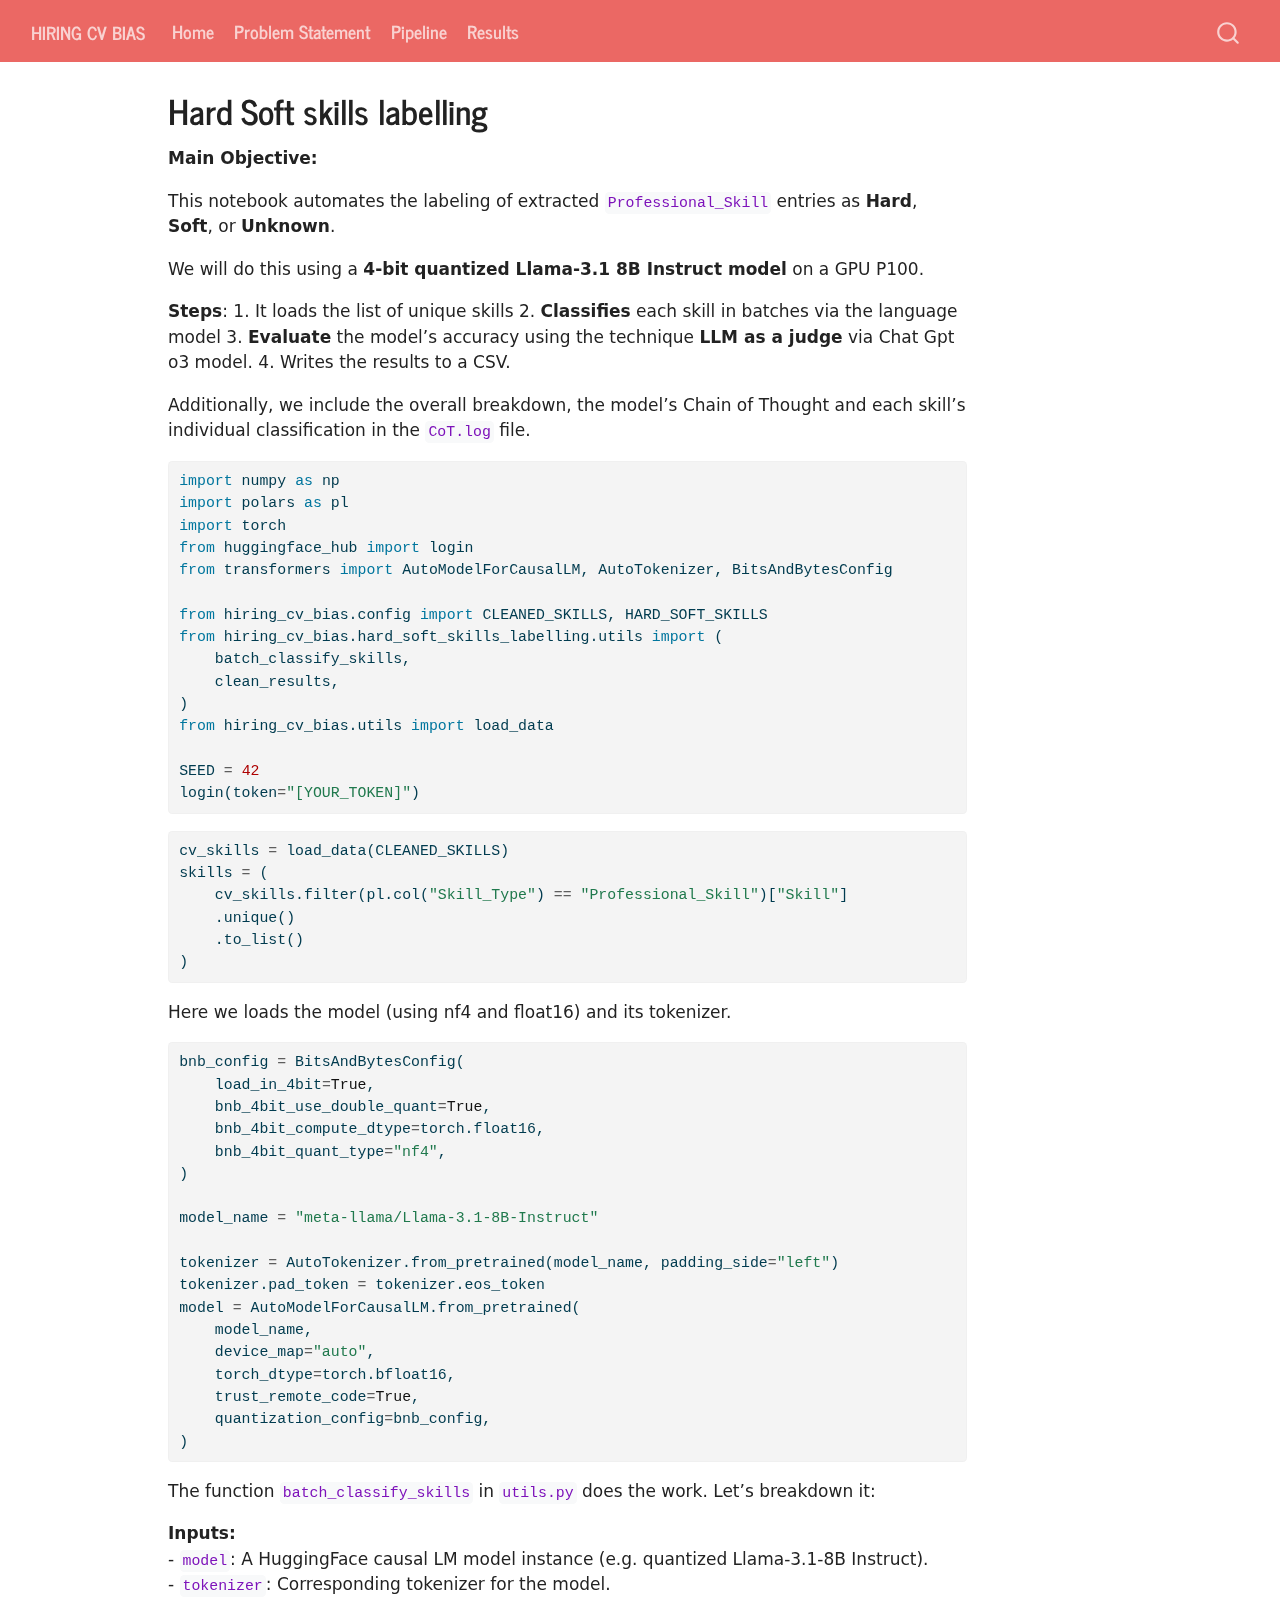
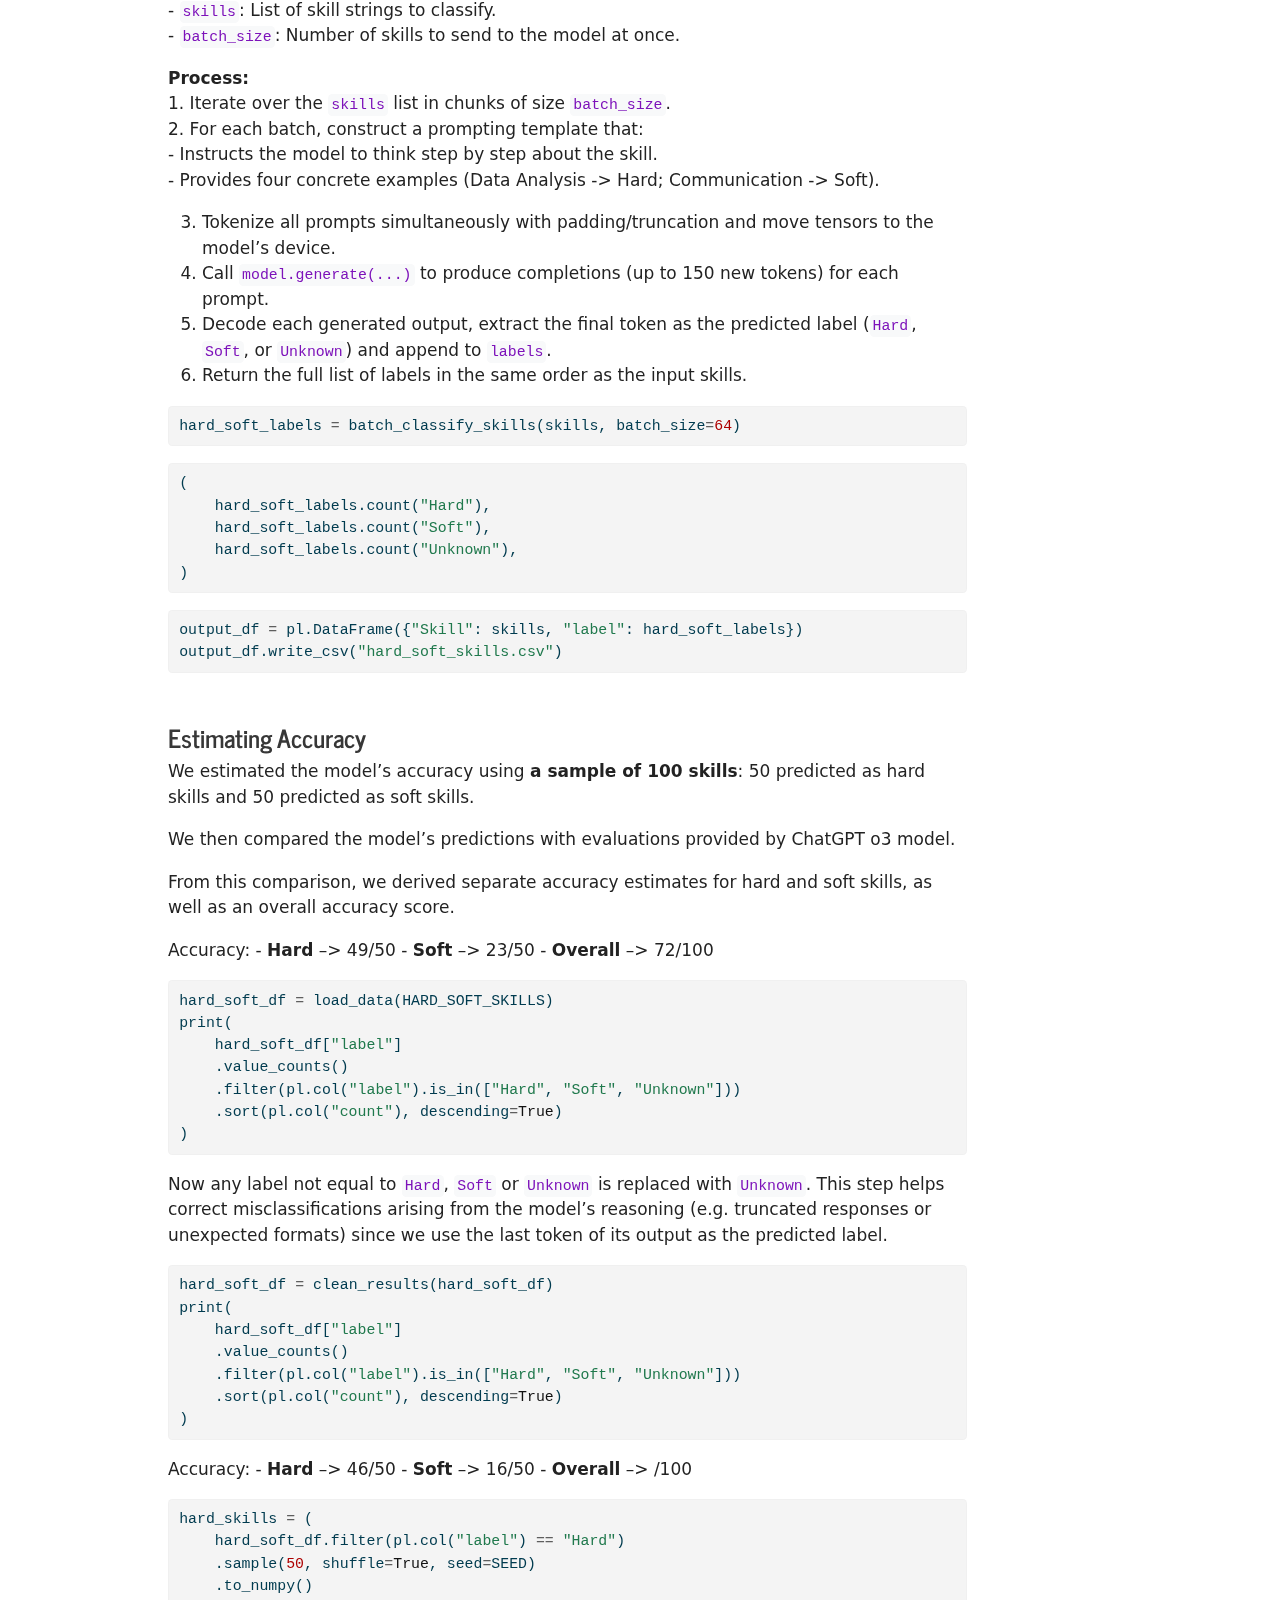
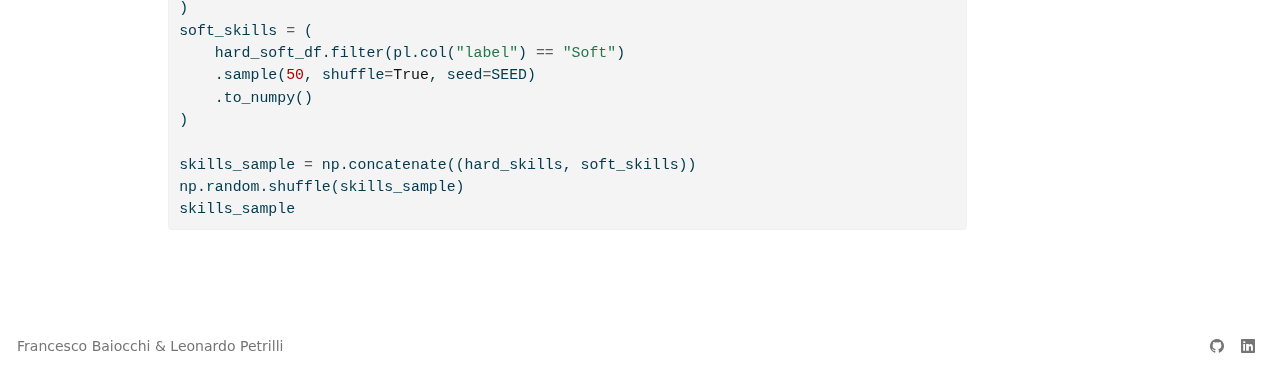
<file: docs/hiring_cv_bias/hard_soft_skills_labelling/hard_soft_skill_labelling.html>
<!DOCTYPE html>
<html xmlns="http://www.w3.org/1999/xhtml" lang="en" xml:lang="en"><head>

<meta charset="utf-8">
<meta name="generator" content="quarto-1.7.32">

<meta name="viewport" content="width=device-width, initial-scale=1.0, user-scalable=yes">


<title>Hard Soft skills labelling – Hiring CV Bias</title>
<style>
code{white-space: pre-wrap;}
span.smallcaps{font-variant: small-caps;}
div.columns{display: flex; gap: min(4vw, 1.5em);}
div.column{flex: auto; overflow-x: auto;}
div.hanging-indent{margin-left: 1.5em; text-indent: -1.5em;}
ul.task-list{list-style: none;}
ul.task-list li input[type="checkbox"] {
  width: 0.8em;
  margin: 0 0.8em 0.2em -1em; /* quarto-specific, see https://github.com/quarto-dev/quarto-cli/issues/4556 */ 
  vertical-align: middle;
}
/* CSS for syntax highlighting */
html { -webkit-text-size-adjust: 100%; }
pre > code.sourceCode { white-space: pre; position: relative; }
pre > code.sourceCode > span { display: inline-block; line-height: 1.25; }
pre > code.sourceCode > span:empty { height: 1.2em; }
.sourceCode { overflow: visible; }
code.sourceCode > span { color: inherit; text-decoration: inherit; }
div.sourceCode { margin: 1em 0; }
pre.sourceCode { margin: 0; }
@media screen {
div.sourceCode { overflow: auto; }
}
@media print {
pre > code.sourceCode { white-space: pre-wrap; }
pre > code.sourceCode > span { text-indent: -5em; padding-left: 5em; }
}
pre.numberSource code
  { counter-reset: source-line 0; }
pre.numberSource code > span
  { position: relative; left: -4em; counter-increment: source-line; }
pre.numberSource code > span > a:first-child::before
  { content: counter(source-line);
    position: relative; left: -1em; text-align: right; vertical-align: baseline;
    border: none; display: inline-block;
    -webkit-touch-callout: none; -webkit-user-select: none;
    -khtml-user-select: none; -moz-user-select: none;
    -ms-user-select: none; user-select: none;
    padding: 0 4px; width: 4em;
  }
pre.numberSource { margin-left: 3em;  padding-left: 4px; }
div.sourceCode
  {   }
@media screen {
pre > code.sourceCode > span > a:first-child::before { text-decoration: underline; }
}
</style>


<script src="../../site_libs/quarto-nav/quarto-nav.js"></script>
<script src="../../site_libs/quarto-nav/headroom.min.js"></script>
<script src="../../site_libs/clipboard/clipboard.min.js"></script>
<script src="../../site_libs/quarto-search/autocomplete.umd.js"></script>
<script src="../../site_libs/quarto-search/fuse.min.js"></script>
<script src="../../site_libs/quarto-search/quarto-search.js"></script>
<meta name="quarto:offset" content="../../">
<script src="../../site_libs/quarto-html/quarto.js" type="module"></script>
<script src="../../site_libs/quarto-html/tabsets/tabsets.js" type="module"></script>
<script src="../../site_libs/quarto-html/popper.min.js"></script>
<script src="../../site_libs/quarto-html/tippy.umd.min.js"></script>
<script src="../../site_libs/quarto-html/anchor.min.js"></script>
<link href="../../site_libs/quarto-html/tippy.css" rel="stylesheet">
<link href="../../site_libs/quarto-html/quarto-syntax-highlighting-37eea08aefeeee20ff55810ff984fec1.css" rel="stylesheet" id="quarto-text-highlighting-styles">
<script src="../../site_libs/bootstrap/bootstrap.min.js"></script>
<link href="../../site_libs/bootstrap/bootstrap-icons.css" rel="stylesheet">
<link href="../../site_libs/bootstrap/bootstrap-8610558a007458a9b978551a034f4d85.min.css" rel="stylesheet" append-hash="true" id="quarto-bootstrap" data-mode="light">
<script id="quarto-search-options" type="application/json">{
  "location": "navbar",
  "copy-button": false,
  "collapse-after": 3,
  "panel-placement": "end",
  "type": "overlay",
  "limit": 50,
  "keyboard-shortcut": [
    "f",
    "/",
    "s"
  ],
  "show-item-context": false,
  "language": {
    "search-no-results-text": "No results",
    "search-matching-documents-text": "matching documents",
    "search-copy-link-title": "Copy link to search",
    "search-hide-matches-text": "Hide additional matches",
    "search-more-match-text": "more match in this document",
    "search-more-matches-text": "more matches in this document",
    "search-clear-button-title": "Clear",
    "search-text-placeholder": "",
    "search-detached-cancel-button-title": "Cancel",
    "search-submit-button-title": "Submit",
    "search-label": "Search"
  }
}</script>


<link rel="stylesheet" href="../../pages/styles.css">
</head>

<body class="nav-fixed quarto-light">

<div id="quarto-search-results"></div>
  <header id="quarto-header" class="headroom fixed-top">
    <nav class="navbar navbar-expand-lg " data-bs-theme="dark">
      <div class="navbar-container container-fluid">
      <div class="navbar-brand-container mx-auto">
    <a class="navbar-brand" href="../../index.html">
    <span class="navbar-title">Hiring CV Bias</span>
    </a>
  </div>
            <div id="quarto-search" class="" title="Search"></div>
          <button class="navbar-toggler" type="button" data-bs-toggle="collapse" data-bs-target="#navbarCollapse" aria-controls="navbarCollapse" role="menu" aria-expanded="false" aria-label="Toggle navigation" onclick="if (window.quartoToggleHeadroom) { window.quartoToggleHeadroom(); }">
  <span class="navbar-toggler-icon"></span>
</button>
          <div class="collapse navbar-collapse" id="navbarCollapse">
            <ul class="navbar-nav navbar-nav-scroll me-auto">
  <li class="nav-item">
    <a class="nav-link" href="../../index.html"> 
<span class="menu-text">Home</span></a>
  </li>  
  <li class="nav-item">
    <a class="nav-link" href="../../pages/01-problem.html"> 
<span class="menu-text">Problem Statement</span></a>
  </li>  
  <li class="nav-item">
    <a class="nav-link" href="../../pages/02-pipeline.html"> 
<span class="menu-text">Pipeline</span></a>
  </li>  
  <li class="nav-item">
    <a class="nav-link" href="../../pages/03-results.html"> 
<span class="menu-text">Results</span></a>
  </li>  
</ul>
          </div> <!-- /navcollapse -->
            <div class="quarto-navbar-tools">
</div>
      </div> <!-- /container-fluid -->
    </nav>
</header>
<!-- content -->
<div id="quarto-content" class="quarto-container page-columns page-rows-contents page-layout-article page-navbar">
<!-- sidebar -->
<!-- margin-sidebar -->
    <div id="quarto-margin-sidebar" class="sidebar margin-sidebar zindex-bottom">
        
    </div>
<!-- main -->
<main class="content" id="quarto-document-content">

<header id="title-block-header" class="quarto-title-block default">
<div class="quarto-title">
<h1 class="title">Hard Soft skills labelling</h1>
</div>



<div class="quarto-title-meta">

    
  
    
  </div>
  


</header>


<p><strong>Main Objective:</strong></p>
<p>This notebook automates the labeling of extracted <code>Professional_Skill</code> entries as <strong>Hard</strong>, <strong>Soft</strong>, or <strong>Unknown</strong>.</p>
<p>We will do this using a <strong>4-bit quantized Llama-3.1 8B Instruct model</strong> on a GPU P100.</p>
<p><strong>Steps</strong>: 1. It loads the list of unique skills 2. <strong>Classifies</strong> each skill in batches via the language model 3. <strong>Evaluate</strong> the model’s accuracy using the technique <strong>LLM as a judge</strong> via Chat Gpt o3 model. 4. Writes the results to a CSV.</p>
<p>Additionally, we include the overall breakdown, the model’s Chain of Thought and each skill’s individual classification in the <code>CoT.log</code> file.</p>
<div id="cell-2" class="cell">
<div class="sourceCode cell-code" id="cb1"><pre class="sourceCode python code-with-copy"><code class="sourceCode python"><span id="cb1-1"><a href="#cb1-1" aria-hidden="true" tabindex="-1"></a><span class="im">import</span> numpy <span class="im">as</span> np</span>
<span id="cb1-2"><a href="#cb1-2" aria-hidden="true" tabindex="-1"></a><span class="im">import</span> polars <span class="im">as</span> pl</span>
<span id="cb1-3"><a href="#cb1-3" aria-hidden="true" tabindex="-1"></a><span class="im">import</span> torch</span>
<span id="cb1-4"><a href="#cb1-4" aria-hidden="true" tabindex="-1"></a><span class="im">from</span> huggingface_hub <span class="im">import</span> login</span>
<span id="cb1-5"><a href="#cb1-5" aria-hidden="true" tabindex="-1"></a><span class="im">from</span> transformers <span class="im">import</span> AutoModelForCausalLM, AutoTokenizer, BitsAndBytesConfig</span>
<span id="cb1-6"><a href="#cb1-6" aria-hidden="true" tabindex="-1"></a></span>
<span id="cb1-7"><a href="#cb1-7" aria-hidden="true" tabindex="-1"></a><span class="im">from</span> hiring_cv_bias.config <span class="im">import</span> CLEANED_SKILLS, HARD_SOFT_SKILLS</span>
<span id="cb1-8"><a href="#cb1-8" aria-hidden="true" tabindex="-1"></a><span class="im">from</span> hiring_cv_bias.hard_soft_skills_labelling.utils <span class="im">import</span> (</span>
<span id="cb1-9"><a href="#cb1-9" aria-hidden="true" tabindex="-1"></a>    batch_classify_skills,</span>
<span id="cb1-10"><a href="#cb1-10" aria-hidden="true" tabindex="-1"></a>    clean_results,</span>
<span id="cb1-11"><a href="#cb1-11" aria-hidden="true" tabindex="-1"></a>)</span>
<span id="cb1-12"><a href="#cb1-12" aria-hidden="true" tabindex="-1"></a><span class="im">from</span> hiring_cv_bias.utils <span class="im">import</span> load_data</span>
<span id="cb1-13"><a href="#cb1-13" aria-hidden="true" tabindex="-1"></a></span>
<span id="cb1-14"><a href="#cb1-14" aria-hidden="true" tabindex="-1"></a>SEED <span class="op">=</span> <span class="dv">42</span></span>
<span id="cb1-15"><a href="#cb1-15" aria-hidden="true" tabindex="-1"></a>login(token<span class="op">=</span><span class="st">"[YOUR_TOKEN]"</span>)</span></code><button title="Copy to Clipboard" class="code-copy-button"><i class="bi"></i></button></pre></div>
</div>
<div id="cell-3" class="cell">
<div class="sourceCode cell-code" id="cb2"><pre class="sourceCode python code-with-copy"><code class="sourceCode python"><span id="cb2-1"><a href="#cb2-1" aria-hidden="true" tabindex="-1"></a>cv_skills <span class="op">=</span> load_data(CLEANED_SKILLS)</span>
<span id="cb2-2"><a href="#cb2-2" aria-hidden="true" tabindex="-1"></a>skills <span class="op">=</span> (</span>
<span id="cb2-3"><a href="#cb2-3" aria-hidden="true" tabindex="-1"></a>    cv_skills.<span class="bu">filter</span>(pl.col(<span class="st">"Skill_Type"</span>) <span class="op">==</span> <span class="st">"Professional_Skill"</span>)[<span class="st">"Skill"</span>]</span>
<span id="cb2-4"><a href="#cb2-4" aria-hidden="true" tabindex="-1"></a>    .unique()</span>
<span id="cb2-5"><a href="#cb2-5" aria-hidden="true" tabindex="-1"></a>    .to_list()</span>
<span id="cb2-6"><a href="#cb2-6" aria-hidden="true" tabindex="-1"></a>)</span></code><button title="Copy to Clipboard" class="code-copy-button"><i class="bi"></i></button></pre></div>
</div>
<p>Here we loads the model (using nf4 and float16) and its tokenizer.</p>
<div id="cell-5" class="cell">
<div class="sourceCode cell-code" id="cb3"><pre class="sourceCode python code-with-copy"><code class="sourceCode python"><span id="cb3-1"><a href="#cb3-1" aria-hidden="true" tabindex="-1"></a>bnb_config <span class="op">=</span> BitsAndBytesConfig(</span>
<span id="cb3-2"><a href="#cb3-2" aria-hidden="true" tabindex="-1"></a>    load_in_4bit<span class="op">=</span><span class="va">True</span>,</span>
<span id="cb3-3"><a href="#cb3-3" aria-hidden="true" tabindex="-1"></a>    bnb_4bit_use_double_quant<span class="op">=</span><span class="va">True</span>,</span>
<span id="cb3-4"><a href="#cb3-4" aria-hidden="true" tabindex="-1"></a>    bnb_4bit_compute_dtype<span class="op">=</span>torch.float16,</span>
<span id="cb3-5"><a href="#cb3-5" aria-hidden="true" tabindex="-1"></a>    bnb_4bit_quant_type<span class="op">=</span><span class="st">"nf4"</span>,</span>
<span id="cb3-6"><a href="#cb3-6" aria-hidden="true" tabindex="-1"></a>)</span>
<span id="cb3-7"><a href="#cb3-7" aria-hidden="true" tabindex="-1"></a></span>
<span id="cb3-8"><a href="#cb3-8" aria-hidden="true" tabindex="-1"></a>model_name <span class="op">=</span> <span class="st">"meta-llama/Llama-3.1-8B-Instruct"</span></span>
<span id="cb3-9"><a href="#cb3-9" aria-hidden="true" tabindex="-1"></a></span>
<span id="cb3-10"><a href="#cb3-10" aria-hidden="true" tabindex="-1"></a>tokenizer <span class="op">=</span> AutoTokenizer.from_pretrained(model_name, padding_side<span class="op">=</span><span class="st">"left"</span>)</span>
<span id="cb3-11"><a href="#cb3-11" aria-hidden="true" tabindex="-1"></a>tokenizer.pad_token <span class="op">=</span> tokenizer.eos_token</span>
<span id="cb3-12"><a href="#cb3-12" aria-hidden="true" tabindex="-1"></a>model <span class="op">=</span> AutoModelForCausalLM.from_pretrained(</span>
<span id="cb3-13"><a href="#cb3-13" aria-hidden="true" tabindex="-1"></a>    model_name,</span>
<span id="cb3-14"><a href="#cb3-14" aria-hidden="true" tabindex="-1"></a>    device_map<span class="op">=</span><span class="st">"auto"</span>,</span>
<span id="cb3-15"><a href="#cb3-15" aria-hidden="true" tabindex="-1"></a>    torch_dtype<span class="op">=</span>torch.bfloat16,</span>
<span id="cb3-16"><a href="#cb3-16" aria-hidden="true" tabindex="-1"></a>    trust_remote_code<span class="op">=</span><span class="va">True</span>,</span>
<span id="cb3-17"><a href="#cb3-17" aria-hidden="true" tabindex="-1"></a>    quantization_config<span class="op">=</span>bnb_config,</span>
<span id="cb3-18"><a href="#cb3-18" aria-hidden="true" tabindex="-1"></a>)</span></code><button title="Copy to Clipboard" class="code-copy-button"><i class="bi"></i></button></pre></div>
</div>
<p>The function <code>batch_classify_skills</code> in <code>utils.py</code> does the work. Let’s breakdown it:</p>
<p><strong>Inputs:</strong><br>
- <code>model</code>: A HuggingFace causal LM model instance (e.g.&nbsp;quantized Llama-3.1-8B Instruct).<br>
- <code>tokenizer</code>: Corresponding tokenizer for the model.<br>
- <code>skills</code>: List of skill strings to classify.<br>
- <code>batch_size</code>: Number of skills to send to the model at once.</p>
<p><strong>Process:</strong><br>
1. Iterate over the <code>skills</code> list in chunks of size <code>batch_size</code>.<br>
2. For each batch, construct a prompting template that:<br>
- Instructs the model to think step by step about the skill.<br>
- Provides four concrete examples (Data Analysis -&gt; Hard; Communication -&gt; Soft).</p>
<ol start="3" type="1">
<li>Tokenize all prompts simultaneously with padding/truncation and move tensors to the model’s device.<br>
</li>
<li>Call <code>model.generate(...)</code> to produce completions (up to 150 new tokens) for each prompt.<br>
</li>
<li>Decode each generated output, extract the final token as the predicted label (<code>Hard</code>, <code>Soft</code>, or <code>Unknown</code>) and append to <code>labels</code>.<br>
</li>
<li>Return the full list of labels in the same order as the input skills.</li>
</ol>
<div id="cell-7" class="cell">
<div class="sourceCode cell-code" id="cb4"><pre class="sourceCode python code-with-copy"><code class="sourceCode python"><span id="cb4-1"><a href="#cb4-1" aria-hidden="true" tabindex="-1"></a>hard_soft_labels <span class="op">=</span> batch_classify_skills(skills, batch_size<span class="op">=</span><span class="dv">64</span>)</span></code><button title="Copy to Clipboard" class="code-copy-button"><i class="bi"></i></button></pre></div>
</div>
<div id="cell-8" class="cell">
<div class="sourceCode cell-code" id="cb5"><pre class="sourceCode python code-with-copy"><code class="sourceCode python"><span id="cb5-1"><a href="#cb5-1" aria-hidden="true" tabindex="-1"></a>(</span>
<span id="cb5-2"><a href="#cb5-2" aria-hidden="true" tabindex="-1"></a>    hard_soft_labels.count(<span class="st">"Hard"</span>),</span>
<span id="cb5-3"><a href="#cb5-3" aria-hidden="true" tabindex="-1"></a>    hard_soft_labels.count(<span class="st">"Soft"</span>),</span>
<span id="cb5-4"><a href="#cb5-4" aria-hidden="true" tabindex="-1"></a>    hard_soft_labels.count(<span class="st">"Unknown"</span>),</span>
<span id="cb5-5"><a href="#cb5-5" aria-hidden="true" tabindex="-1"></a>)</span></code><button title="Copy to Clipboard" class="code-copy-button"><i class="bi"></i></button></pre></div>
</div>
<div id="cell-9" class="cell">
<div class="sourceCode cell-code" id="cb6"><pre class="sourceCode python code-with-copy"><code class="sourceCode python"><span id="cb6-1"><a href="#cb6-1" aria-hidden="true" tabindex="-1"></a>output_df <span class="op">=</span> pl.DataFrame({<span class="st">"Skill"</span>: skills, <span class="st">"label"</span>: hard_soft_labels})</span>
<span id="cb6-2"><a href="#cb6-2" aria-hidden="true" tabindex="-1"></a>output_df.write_csv(<span class="st">"hard_soft_skills.csv"</span>)</span></code><button title="Copy to Clipboard" class="code-copy-button"><i class="bi"></i></button></pre></div>
</div>
<section id="estimating-accuracy" class="level3">
<h3 class="anchored" data-anchor-id="estimating-accuracy">Estimating Accuracy</h3>
<p>We estimated the model’s accuracy using <strong>a sample of 100 skills</strong>: 50 predicted as hard skills and 50 predicted as soft skills.</p>
<p>We then compared the model’s predictions with evaluations provided by ChatGPT o3 model.</p>
<p>From this comparison, we derived separate accuracy estimates for hard and soft skills, as well as an overall accuracy score.</p>
<p>Accuracy: - <strong>Hard</strong> –&gt; 49/50 - <strong>Soft</strong> –&gt; 23/50 - <strong>Overall</strong> –&gt; 72/100</p>
<div id="cell-12" class="cell">
<div class="sourceCode cell-code" id="cb7"><pre class="sourceCode python code-with-copy"><code class="sourceCode python"><span id="cb7-1"><a href="#cb7-1" aria-hidden="true" tabindex="-1"></a>hard_soft_df <span class="op">=</span> load_data(HARD_SOFT_SKILLS)</span>
<span id="cb7-2"><a href="#cb7-2" aria-hidden="true" tabindex="-1"></a><span class="bu">print</span>(</span>
<span id="cb7-3"><a href="#cb7-3" aria-hidden="true" tabindex="-1"></a>    hard_soft_df[<span class="st">"label"</span>]</span>
<span id="cb7-4"><a href="#cb7-4" aria-hidden="true" tabindex="-1"></a>    .value_counts()</span>
<span id="cb7-5"><a href="#cb7-5" aria-hidden="true" tabindex="-1"></a>    .<span class="bu">filter</span>(pl.col(<span class="st">"label"</span>).is_in([<span class="st">"Hard"</span>, <span class="st">"Soft"</span>, <span class="st">"Unknown"</span>]))</span>
<span id="cb7-6"><a href="#cb7-6" aria-hidden="true" tabindex="-1"></a>    .sort(pl.col(<span class="st">"count"</span>), descending<span class="op">=</span><span class="va">True</span>)</span>
<span id="cb7-7"><a href="#cb7-7" aria-hidden="true" tabindex="-1"></a>)</span></code><button title="Copy to Clipboard" class="code-copy-button"><i class="bi"></i></button></pre></div>
</div>
<p>Now any label not equal to <code>Hard</code>, <code>Soft</code> or <code>Unknown</code> is replaced with <code>Unknown</code>. This step helps correct misclassifications arising from the model’s reasoning (e.g.&nbsp;truncated responses or unexpected formats) since we use the last token of its output as the predicted label.</p>
<div id="cell-14" class="cell">
<div class="sourceCode cell-code" id="cb8"><pre class="sourceCode python code-with-copy"><code class="sourceCode python"><span id="cb8-1"><a href="#cb8-1" aria-hidden="true" tabindex="-1"></a>hard_soft_df <span class="op">=</span> clean_results(hard_soft_df)</span>
<span id="cb8-2"><a href="#cb8-2" aria-hidden="true" tabindex="-1"></a><span class="bu">print</span>(</span>
<span id="cb8-3"><a href="#cb8-3" aria-hidden="true" tabindex="-1"></a>    hard_soft_df[<span class="st">"label"</span>]</span>
<span id="cb8-4"><a href="#cb8-4" aria-hidden="true" tabindex="-1"></a>    .value_counts()</span>
<span id="cb8-5"><a href="#cb8-5" aria-hidden="true" tabindex="-1"></a>    .<span class="bu">filter</span>(pl.col(<span class="st">"label"</span>).is_in([<span class="st">"Hard"</span>, <span class="st">"Soft"</span>, <span class="st">"Unknown"</span>]))</span>
<span id="cb8-6"><a href="#cb8-6" aria-hidden="true" tabindex="-1"></a>    .sort(pl.col(<span class="st">"count"</span>), descending<span class="op">=</span><span class="va">True</span>)</span>
<span id="cb8-7"><a href="#cb8-7" aria-hidden="true" tabindex="-1"></a>)</span></code><button title="Copy to Clipboard" class="code-copy-button"><i class="bi"></i></button></pre></div>
</div>
<p>Accuracy: - <strong>Hard</strong> –&gt; 46/50 - <strong>Soft</strong> –&gt; 16/50 - <strong>Overall</strong> –&gt; /100</p>
<div id="cell-16" class="cell">
<div class="sourceCode cell-code" id="cb9"><pre class="sourceCode python code-with-copy"><code class="sourceCode python"><span id="cb9-1"><a href="#cb9-1" aria-hidden="true" tabindex="-1"></a>hard_skills <span class="op">=</span> (</span>
<span id="cb9-2"><a href="#cb9-2" aria-hidden="true" tabindex="-1"></a>    hard_soft_df.<span class="bu">filter</span>(pl.col(<span class="st">"label"</span>) <span class="op">==</span> <span class="st">"Hard"</span>)</span>
<span id="cb9-3"><a href="#cb9-3" aria-hidden="true" tabindex="-1"></a>    .sample(<span class="dv">50</span>, shuffle<span class="op">=</span><span class="va">True</span>, seed<span class="op">=</span>SEED)</span>
<span id="cb9-4"><a href="#cb9-4" aria-hidden="true" tabindex="-1"></a>    .to_numpy()</span>
<span id="cb9-5"><a href="#cb9-5" aria-hidden="true" tabindex="-1"></a>)</span>
<span id="cb9-6"><a href="#cb9-6" aria-hidden="true" tabindex="-1"></a>soft_skills <span class="op">=</span> (</span>
<span id="cb9-7"><a href="#cb9-7" aria-hidden="true" tabindex="-1"></a>    hard_soft_df.<span class="bu">filter</span>(pl.col(<span class="st">"label"</span>) <span class="op">==</span> <span class="st">"Soft"</span>)</span>
<span id="cb9-8"><a href="#cb9-8" aria-hidden="true" tabindex="-1"></a>    .sample(<span class="dv">50</span>, shuffle<span class="op">=</span><span class="va">True</span>, seed<span class="op">=</span>SEED)</span>
<span id="cb9-9"><a href="#cb9-9" aria-hidden="true" tabindex="-1"></a>    .to_numpy()</span>
<span id="cb9-10"><a href="#cb9-10" aria-hidden="true" tabindex="-1"></a>)</span>
<span id="cb9-11"><a href="#cb9-11" aria-hidden="true" tabindex="-1"></a></span>
<span id="cb9-12"><a href="#cb9-12" aria-hidden="true" tabindex="-1"></a>skills_sample <span class="op">=</span> np.concatenate((hard_skills, soft_skills))</span>
<span id="cb9-13"><a href="#cb9-13" aria-hidden="true" tabindex="-1"></a>np.random.shuffle(skills_sample)</span>
<span id="cb9-14"><a href="#cb9-14" aria-hidden="true" tabindex="-1"></a>skills_sample</span></code><button title="Copy to Clipboard" class="code-copy-button"><i class="bi"></i></button></pre></div>
</div>


</section>

</main> <!-- /main -->
<script id="quarto-html-after-body" type="application/javascript">
  window.document.addEventListener("DOMContentLoaded", function (event) {
    const icon = "";
    const anchorJS = new window.AnchorJS();
    anchorJS.options = {
      placement: 'right',
      icon: icon
    };
    anchorJS.add('.anchored');
    const isCodeAnnotation = (el) => {
      for (const clz of el.classList) {
        if (clz.startsWith('code-annotation-')) {                     
          return true;
        }
      }
      return false;
    }
    const onCopySuccess = function(e) {
      // button target
      const button = e.trigger;
      // don't keep focus
      button.blur();
      // flash "checked"
      button.classList.add('code-copy-button-checked');
      var currentTitle = button.getAttribute("title");
      button.setAttribute("title", "Copied!");
      let tooltip;
      if (window.bootstrap) {
        button.setAttribute("data-bs-toggle", "tooltip");
        button.setAttribute("data-bs-placement", "left");
        button.setAttribute("data-bs-title", "Copied!");
        tooltip = new bootstrap.Tooltip(button, 
          { trigger: "manual", 
            customClass: "code-copy-button-tooltip",
            offset: [0, -8]});
        tooltip.show();    
      }
      setTimeout(function() {
        if (tooltip) {
          tooltip.hide();
          button.removeAttribute("data-bs-title");
          button.removeAttribute("data-bs-toggle");
          button.removeAttribute("data-bs-placement");
        }
        button.setAttribute("title", currentTitle);
        button.classList.remove('code-copy-button-checked');
      }, 1000);
      // clear code selection
      e.clearSelection();
    }
    const getTextToCopy = function(trigger) {
        const codeEl = trigger.previousElementSibling.cloneNode(true);
        for (const childEl of codeEl.children) {
          if (isCodeAnnotation(childEl)) {
            childEl.remove();
          }
        }
        return codeEl.innerText;
    }
    const clipboard = new window.ClipboardJS('.code-copy-button:not([data-in-quarto-modal])', {
      text: getTextToCopy
    });
    clipboard.on('success', onCopySuccess);
    if (window.document.getElementById('quarto-embedded-source-code-modal')) {
      const clipboardModal = new window.ClipboardJS('.code-copy-button[data-in-quarto-modal]', {
        text: getTextToCopy,
        container: window.document.getElementById('quarto-embedded-source-code-modal')
      });
      clipboardModal.on('success', onCopySuccess);
    }
      var localhostRegex = new RegExp(/^(?:http|https):\/\/localhost\:?[0-9]*\//);
      var mailtoRegex = new RegExp(/^mailto:/);
        var filterRegex = new RegExp('/' + window.location.host + '/');
      var isInternal = (href) => {
          return filterRegex.test(href) || localhostRegex.test(href) || mailtoRegex.test(href);
      }
      // Inspect non-navigation links and adorn them if external
     var links = window.document.querySelectorAll('a[href]:not(.nav-link):not(.navbar-brand):not(.toc-action):not(.sidebar-link):not(.sidebar-item-toggle):not(.pagination-link):not(.no-external):not([aria-hidden]):not(.dropdown-item):not(.quarto-navigation-tool):not(.about-link)');
      for (var i=0; i<links.length; i++) {
        const link = links[i];
        if (!isInternal(link.href)) {
          // undo the damage that might have been done by quarto-nav.js in the case of
          // links that we want to consider external
          if (link.dataset.originalHref !== undefined) {
            link.href = link.dataset.originalHref;
          }
        }
      }
    function tippyHover(el, contentFn, onTriggerFn, onUntriggerFn) {
      const config = {
        allowHTML: true,
        maxWidth: 500,
        delay: 100,
        arrow: false,
        appendTo: function(el) {
            return el.parentElement;
        },
        interactive: true,
        interactiveBorder: 10,
        theme: 'quarto',
        placement: 'bottom-start',
      };
      if (contentFn) {
        config.content = contentFn;
      }
      if (onTriggerFn) {
        config.onTrigger = onTriggerFn;
      }
      if (onUntriggerFn) {
        config.onUntrigger = onUntriggerFn;
      }
      window.tippy(el, config); 
    }
    const noterefs = window.document.querySelectorAll('a[role="doc-noteref"]');
    for (var i=0; i<noterefs.length; i++) {
      const ref = noterefs[i];
      tippyHover(ref, function() {
        // use id or data attribute instead here
        let href = ref.getAttribute('data-footnote-href') || ref.getAttribute('href');
        try { href = new URL(href).hash; } catch {}
        const id = href.replace(/^#\/?/, "");
        const note = window.document.getElementById(id);
        if (note) {
          return note.innerHTML;
        } else {
          return "";
        }
      });
    }
    const xrefs = window.document.querySelectorAll('a.quarto-xref');
    const processXRef = (id, note) => {
      // Strip column container classes
      const stripColumnClz = (el) => {
        el.classList.remove("page-full", "page-columns");
        if (el.children) {
          for (const child of el.children) {
            stripColumnClz(child);
          }
        }
      }
      stripColumnClz(note)
      if (id === null || id.startsWith('sec-')) {
        // Special case sections, only their first couple elements
        const container = document.createElement("div");
        if (note.children && note.children.length > 2) {
          container.appendChild(note.children[0].cloneNode(true));
          for (let i = 1; i < note.children.length; i++) {
            const child = note.children[i];
            if (child.tagName === "P" && child.innerText === "") {
              continue;
            } else {
              container.appendChild(child.cloneNode(true));
              break;
            }
          }
          if (window.Quarto?.typesetMath) {
            window.Quarto.typesetMath(container);
          }
          return container.innerHTML
        } else {
          if (window.Quarto?.typesetMath) {
            window.Quarto.typesetMath(note);
          }
          return note.innerHTML;
        }
      } else {
        // Remove any anchor links if they are present
        const anchorLink = note.querySelector('a.anchorjs-link');
        if (anchorLink) {
          anchorLink.remove();
        }
        if (window.Quarto?.typesetMath) {
          window.Quarto.typesetMath(note);
        }
        if (note.classList.contains("callout")) {
          return note.outerHTML;
        } else {
          return note.innerHTML;
        }
      }
    }
    for (var i=0; i<xrefs.length; i++) {
      const xref = xrefs[i];
      tippyHover(xref, undefined, function(instance) {
        instance.disable();
        let url = xref.getAttribute('href');
        let hash = undefined; 
        if (url.startsWith('#')) {
          hash = url;
        } else {
          try { hash = new URL(url).hash; } catch {}
        }
        if (hash) {
          const id = hash.replace(/^#\/?/, "");
          const note = window.document.getElementById(id);
          if (note !== null) {
            try {
              const html = processXRef(id, note.cloneNode(true));
              instance.setContent(html);
            } finally {
              instance.enable();
              instance.show();
            }
          } else {
            // See if we can fetch this
            fetch(url.split('#')[0])
            .then(res => res.text())
            .then(html => {
              const parser = new DOMParser();
              const htmlDoc = parser.parseFromString(html, "text/html");
              const note = htmlDoc.getElementById(id);
              if (note !== null) {
                const html = processXRef(id, note);
                instance.setContent(html);
              } 
            }).finally(() => {
              instance.enable();
              instance.show();
            });
          }
        } else {
          // See if we can fetch a full url (with no hash to target)
          // This is a special case and we should probably do some content thinning / targeting
          fetch(url)
          .then(res => res.text())
          .then(html => {
            const parser = new DOMParser();
            const htmlDoc = parser.parseFromString(html, "text/html");
            const note = htmlDoc.querySelector('main.content');
            if (note !== null) {
              // This should only happen for chapter cross references
              // (since there is no id in the URL)
              // remove the first header
              if (note.children.length > 0 && note.children[0].tagName === "HEADER") {
                note.children[0].remove();
              }
              const html = processXRef(null, note);
              instance.setContent(html);
            } 
          }).finally(() => {
            instance.enable();
            instance.show();
          });
        }
      }, function(instance) {
      });
    }
        let selectedAnnoteEl;
        const selectorForAnnotation = ( cell, annotation) => {
          let cellAttr = 'data-code-cell="' + cell + '"';
          let lineAttr = 'data-code-annotation="' +  annotation + '"';
          const selector = 'span[' + cellAttr + '][' + lineAttr + ']';
          return selector;
        }
        const selectCodeLines = (annoteEl) => {
          const doc = window.document;
          const targetCell = annoteEl.getAttribute("data-target-cell");
          const targetAnnotation = annoteEl.getAttribute("data-target-annotation");
          const annoteSpan = window.document.querySelector(selectorForAnnotation(targetCell, targetAnnotation));
          const lines = annoteSpan.getAttribute("data-code-lines").split(",");
          const lineIds = lines.map((line) => {
            return targetCell + "-" + line;
          })
          let top = null;
          let height = null;
          let parent = null;
          if (lineIds.length > 0) {
              //compute the position of the single el (top and bottom and make a div)
              const el = window.document.getElementById(lineIds[0]);
              top = el.offsetTop;
              height = el.offsetHeight;
              parent = el.parentElement.parentElement;
            if (lineIds.length > 1) {
              const lastEl = window.document.getElementById(lineIds[lineIds.length - 1]);
              const bottom = lastEl.offsetTop + lastEl.offsetHeight;
              height = bottom - top;
            }
            if (top !== null && height !== null && parent !== null) {
              // cook up a div (if necessary) and position it 
              let div = window.document.getElementById("code-annotation-line-highlight");
              if (div === null) {
                div = window.document.createElement("div");
                div.setAttribute("id", "code-annotation-line-highlight");
                div.style.position = 'absolute';
                parent.appendChild(div);
              }
              div.style.top = top - 2 + "px";
              div.style.height = height + 4 + "px";
              div.style.left = 0;
              let gutterDiv = window.document.getElementById("code-annotation-line-highlight-gutter");
              if (gutterDiv === null) {
                gutterDiv = window.document.createElement("div");
                gutterDiv.setAttribute("id", "code-annotation-line-highlight-gutter");
                gutterDiv.style.position = 'absolute';
                const codeCell = window.document.getElementById(targetCell);
                const gutter = codeCell.querySelector('.code-annotation-gutter');
                gutter.appendChild(gutterDiv);
              }
              gutterDiv.style.top = top - 2 + "px";
              gutterDiv.style.height = height + 4 + "px";
            }
            selectedAnnoteEl = annoteEl;
          }
        };
        const unselectCodeLines = () => {
          const elementsIds = ["code-annotation-line-highlight", "code-annotation-line-highlight-gutter"];
          elementsIds.forEach((elId) => {
            const div = window.document.getElementById(elId);
            if (div) {
              div.remove();
            }
          });
          selectedAnnoteEl = undefined;
        };
          // Handle positioning of the toggle
      window.addEventListener(
        "resize",
        throttle(() => {
          elRect = undefined;
          if (selectedAnnoteEl) {
            selectCodeLines(selectedAnnoteEl);
          }
        }, 10)
      );
      function throttle(fn, ms) {
      let throttle = false;
      let timer;
        return (...args) => {
          if(!throttle) { // first call gets through
              fn.apply(this, args);
              throttle = true;
          } else { // all the others get throttled
              if(timer) clearTimeout(timer); // cancel #2
              timer = setTimeout(() => {
                fn.apply(this, args);
                timer = throttle = false;
              }, ms);
          }
        };
      }
        // Attach click handler to the DT
        const annoteDls = window.document.querySelectorAll('dt[data-target-cell]');
        for (const annoteDlNode of annoteDls) {
          annoteDlNode.addEventListener('click', (event) => {
            const clickedEl = event.target;
            if (clickedEl !== selectedAnnoteEl) {
              unselectCodeLines();
              const activeEl = window.document.querySelector('dt[data-target-cell].code-annotation-active');
              if (activeEl) {
                activeEl.classList.remove('code-annotation-active');
              }
              selectCodeLines(clickedEl);
              clickedEl.classList.add('code-annotation-active');
            } else {
              // Unselect the line
              unselectCodeLines();
              clickedEl.classList.remove('code-annotation-active');
            }
          });
        }
    const findCites = (el) => {
      const parentEl = el.parentElement;
      if (parentEl) {
        const cites = parentEl.dataset.cites;
        if (cites) {
          return {
            el,
            cites: cites.split(' ')
          };
        } else {
          return findCites(el.parentElement)
        }
      } else {
        return undefined;
      }
    };
    var bibliorefs = window.document.querySelectorAll('a[role="doc-biblioref"]');
    for (var i=0; i<bibliorefs.length; i++) {
      const ref = bibliorefs[i];
      const citeInfo = findCites(ref);
      if (citeInfo) {
        tippyHover(citeInfo.el, function() {
          var popup = window.document.createElement('div');
          citeInfo.cites.forEach(function(cite) {
            var citeDiv = window.document.createElement('div');
            citeDiv.classList.add('hanging-indent');
            citeDiv.classList.add('csl-entry');
            var biblioDiv = window.document.getElementById('ref-' + cite);
            if (biblioDiv) {
              citeDiv.innerHTML = biblioDiv.innerHTML;
            }
            popup.appendChild(citeDiv);
          });
          return popup.innerHTML;
        });
      }
    }
  });
  </script>
</div> <!-- /content -->
<footer class="footer">
  <div class="nav-footer">
    <div class="nav-footer-left">
<p>Francesco Baiocchi &amp; Leonardo Petrilli</p>
</div>   
    <div class="nav-footer-center">
      &nbsp;
    </div>
    <div class="nav-footer-right">
      <ul class="footer-items list-unstyled">
    <li class="nav-item compact">
    <a class="nav-link" href="https://github.com/francescobaio/hiring_cv_bias">
      <i class="bi bi-github" role="img">
</i> 
    </a>
  </li>  
    <li class="nav-item compact">
    <a class="nav-link" href="https://www.linkedin.com/in/francesco-baiocchi-1aa2a2276/">
      <i class="bi bi-linkedin" role="img">
</i> 
    </a>
  </li>  
</ul>
    </div>
  </div>
</footer>




</body></html>
</file>
<file: docs/site_libs/quarto-html/tippy.css>
.tippy-box[data-animation=fade][data-state=hidden]{opacity:0}[data-tippy-root]{max-width:calc(100vw - 10px)}.tippy-box{position:relative;background-color:#333;color:#fff;border-radius:4px;font-size:14px;line-height:1.4;white-space:normal;outline:0;transition-property:transform,visibility,opacity}.tippy-box[data-placement^=top]>.tippy-arrow{bottom:0}.tippy-box[data-placement^=top]>.tippy-arrow:before{bottom:-7px;left:0;border-width:8px 8px 0;border-top-color:initial;transform-origin:center top}.tippy-box[data-placement^=bottom]>.tippy-arrow{top:0}.tippy-box[data-placement^=bottom]>.tippy-arrow:before{top:-7px;left:0;border-width:0 8px 8px;border-bottom-color:initial;transform-origin:center bottom}.tippy-box[data-placement^=left]>.tippy-arrow{right:0}.tippy-box[data-placement^=left]>.tippy-arrow:before{border-width:8px 0 8px 8px;border-left-color:initial;right:-7px;transform-origin:center left}.tippy-box[data-placement^=right]>.tippy-arrow{left:0}.tippy-box[data-placement^=right]>.tippy-arrow:before{left:-7px;border-width:8px 8px 8px 0;border-right-color:initial;transform-origin:center right}.tippy-box[data-inertia][data-state=visible]{transition-timing-function:cubic-bezier(.54,1.5,.38,1.11)}.tippy-arrow{width:16px;height:16px;color:#333}.tippy-arrow:before{content:"";position:absolute;border-color:transparent;border-style:solid}.tippy-content{position:relative;padding:5px 9px;z-index:1}
</file>
<file: docs/site_libs/quarto-html/quarto-syntax-highlighting-37eea08aefeeee20ff55810ff984fec1.css>
/* quarto syntax highlight colors */
:root {
  --quarto-hl-ot-color: #003B4F;
  --quarto-hl-at-color: #657422;
  --quarto-hl-ss-color: #20794D;
  --quarto-hl-an-color: #5E5E5E;
  --quarto-hl-fu-color: #4758AB;
  --quarto-hl-st-color: #20794D;
  --quarto-hl-cf-color: #003B4F;
  --quarto-hl-op-color: #5E5E5E;
  --quarto-hl-er-color: #AD0000;
  --quarto-hl-bn-color: #AD0000;
  --quarto-hl-al-color: #AD0000;
  --quarto-hl-va-color: #111111;
  --quarto-hl-bu-color: inherit;
  --quarto-hl-ex-color: inherit;
  --quarto-hl-pp-color: #AD0000;
  --quarto-hl-in-color: #5E5E5E;
  --quarto-hl-vs-color: #20794D;
  --quarto-hl-wa-color: #5E5E5E;
  --quarto-hl-do-color: #5E5E5E;
  --quarto-hl-im-color: #00769E;
  --quarto-hl-ch-color: #20794D;
  --quarto-hl-dt-color: #AD0000;
  --quarto-hl-fl-color: #AD0000;
  --quarto-hl-co-color: #5E5E5E;
  --quarto-hl-cv-color: #5E5E5E;
  --quarto-hl-cn-color: #8f5902;
  --quarto-hl-sc-color: #5E5E5E;
  --quarto-hl-dv-color: #AD0000;
  --quarto-hl-kw-color: #003B4F;
}

/* other quarto variables */
:root {
  --quarto-font-monospace: SFMono-Regular, Menlo, Monaco, Consolas, "Liberation Mono", "Courier New", monospace;
}

/* syntax highlight based on Pandoc's rules */
pre > code.sourceCode > span {
  color: #003B4F;
}

code.sourceCode > span {
  color: #003B4F;
}

div.sourceCode,
div.sourceCode pre.sourceCode {
  color: #003B4F;
}

/* Normal */
code span {
  color: #003B4F;
}

/* Alert */
code span.al {
  color: #AD0000;
  font-style: inherit;
}

/* Annotation */
code span.an {
  color: #5E5E5E;
  font-style: inherit;
}

/* Attribute */
code span.at {
  color: #657422;
  font-style: inherit;
}

/* BaseN */
code span.bn {
  color: #AD0000;
  font-style: inherit;
}

/* BuiltIn */
code span.bu {
  font-style: inherit;
}

/* ControlFlow */
code span.cf {
  color: #003B4F;
  font-weight: bold;
  font-style: inherit;
}

/* Char */
code span.ch {
  color: #20794D;
  font-style: inherit;
}

/* Constant */
code span.cn {
  color: #8f5902;
  font-style: inherit;
}

/* Comment */
code span.co {
  color: #5E5E5E;
  font-style: inherit;
}

/* CommentVar */
code span.cv {
  color: #5E5E5E;
  font-style: italic;
}

/* Documentation */
code span.do {
  color: #5E5E5E;
  font-style: italic;
}

/* DataType */
code span.dt {
  color: #AD0000;
  font-style: inherit;
}

/* DecVal */
code span.dv {
  color: #AD0000;
  font-style: inherit;
}

/* Error */
code span.er {
  color: #AD0000;
  font-style: inherit;
}

/* Extension */
code span.ex {
  font-style: inherit;
}

/* Float */
code span.fl {
  color: #AD0000;
  font-style: inherit;
}

/* Function */
code span.fu {
  color: #4758AB;
  font-style: inherit;
}

/* Import */
code span.im {
  color: #00769E;
  font-style: inherit;
}

/* Information */
code span.in {
  color: #5E5E5E;
  font-style: inherit;
}

/* Keyword */
code span.kw {
  color: #003B4F;
  font-weight: bold;
  font-style: inherit;
}

/* Operator */
code span.op {
  color: #5E5E5E;
  font-style: inherit;
}

/* Other */
code span.ot {
  color: #003B4F;
  font-style: inherit;
}

/* Preprocessor */
code span.pp {
  color: #AD0000;
  font-style: inherit;
}

/* SpecialChar */
code span.sc {
  color: #5E5E5E;
  font-style: inherit;
}

/* SpecialString */
code span.ss {
  color: #20794D;
  font-style: inherit;
}

/* String */
code span.st {
  color: #20794D;
  font-style: inherit;
}

/* Variable */
code span.va {
  color: #111111;
  font-style: inherit;
}

/* VerbatimString */
code span.vs {
  color: #20794D;
  font-style: inherit;
}

/* Warning */
code span.wa {
  color: #5E5E5E;
  font-style: italic;
}

.prevent-inlining {
  content: "</";
}

/*# sourceMappingURL=27d3d809615f7771493d095567f04340.css.map */
</file>
<file: docs/pages/styles.css>
table {
    margin: 2em auto !important;
}


table td {
    border-bottom: none !important;
}

table th {
    border-top: 1px solid !important;
    border-bottom: 1px solid !important;
}

tbody>tr:last-child {
    border-bottom: 1px solid !important;
}

table {
    margin-top: 1.5em !important;
    margin-bottom: 1em !important;
}

table tr {
    text-align: left !important;
}

h3 {
    margin-top: 3rem !important;
}
</file>
